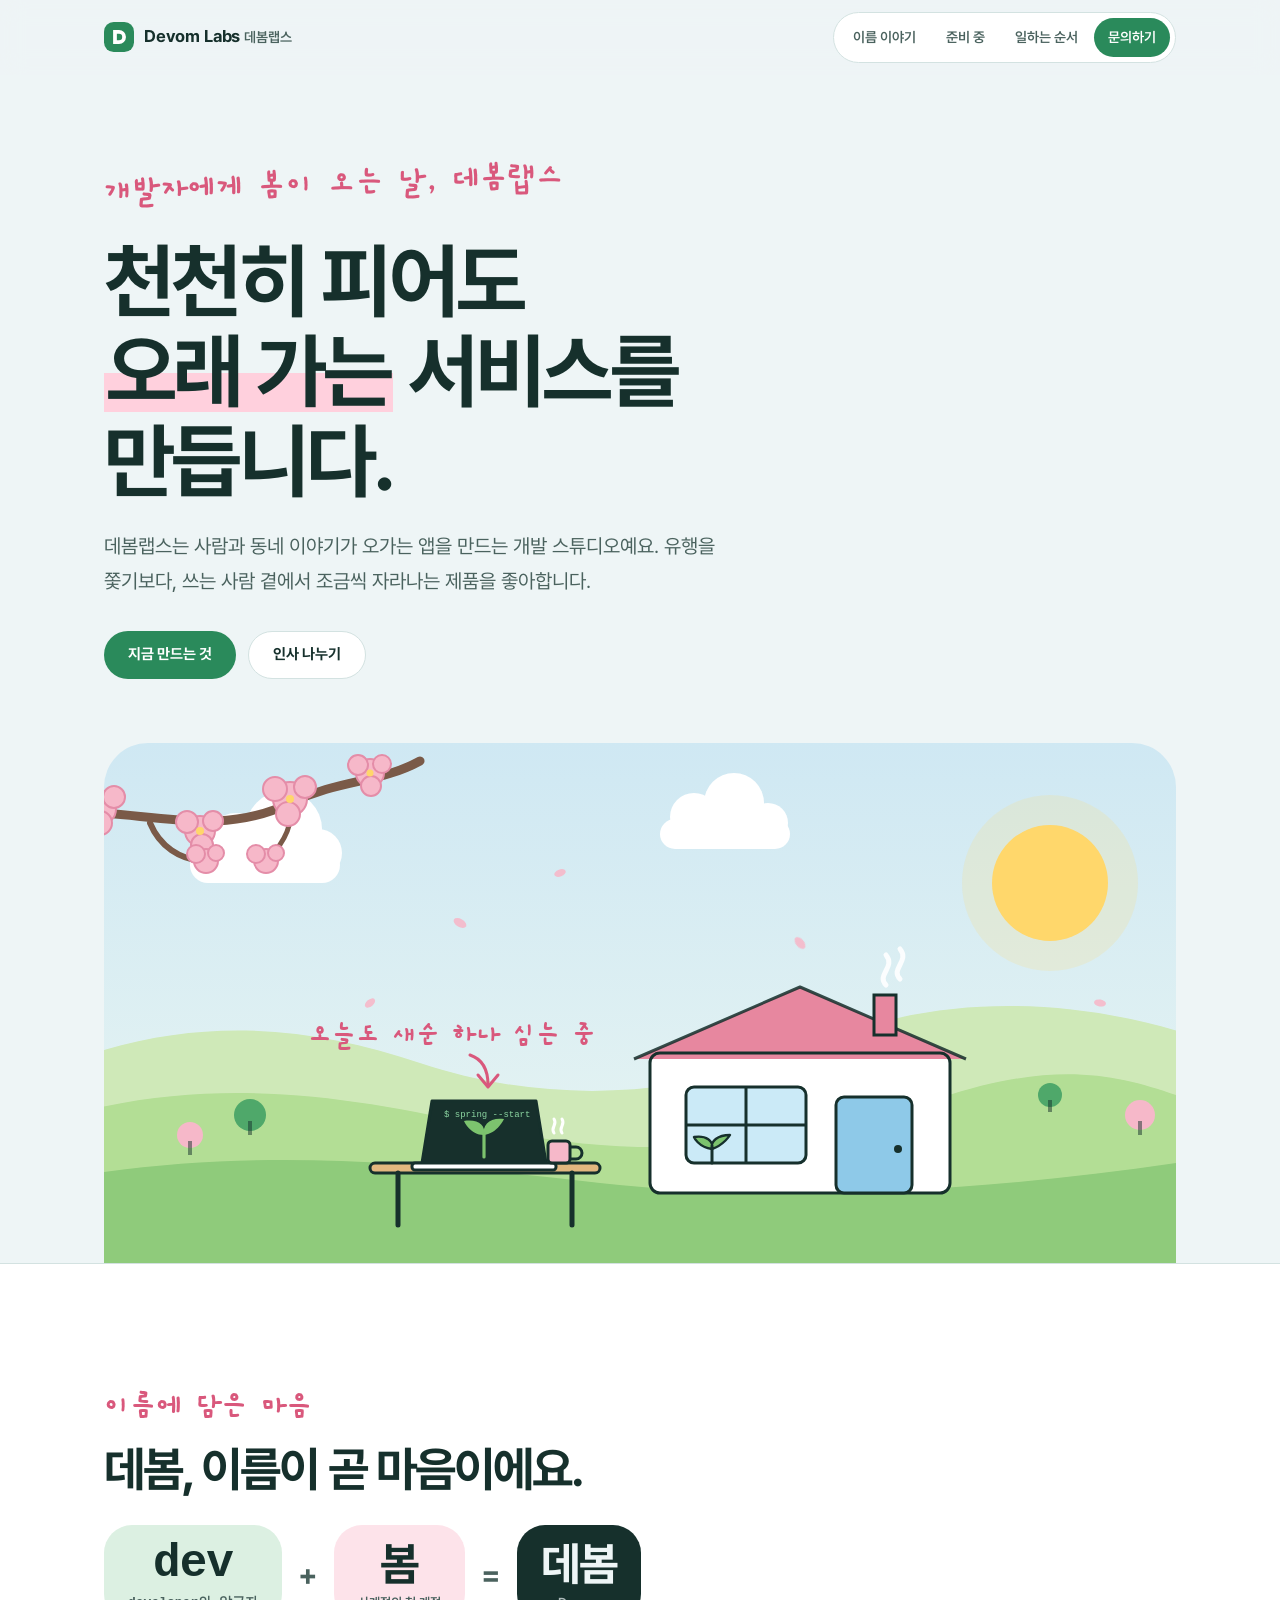
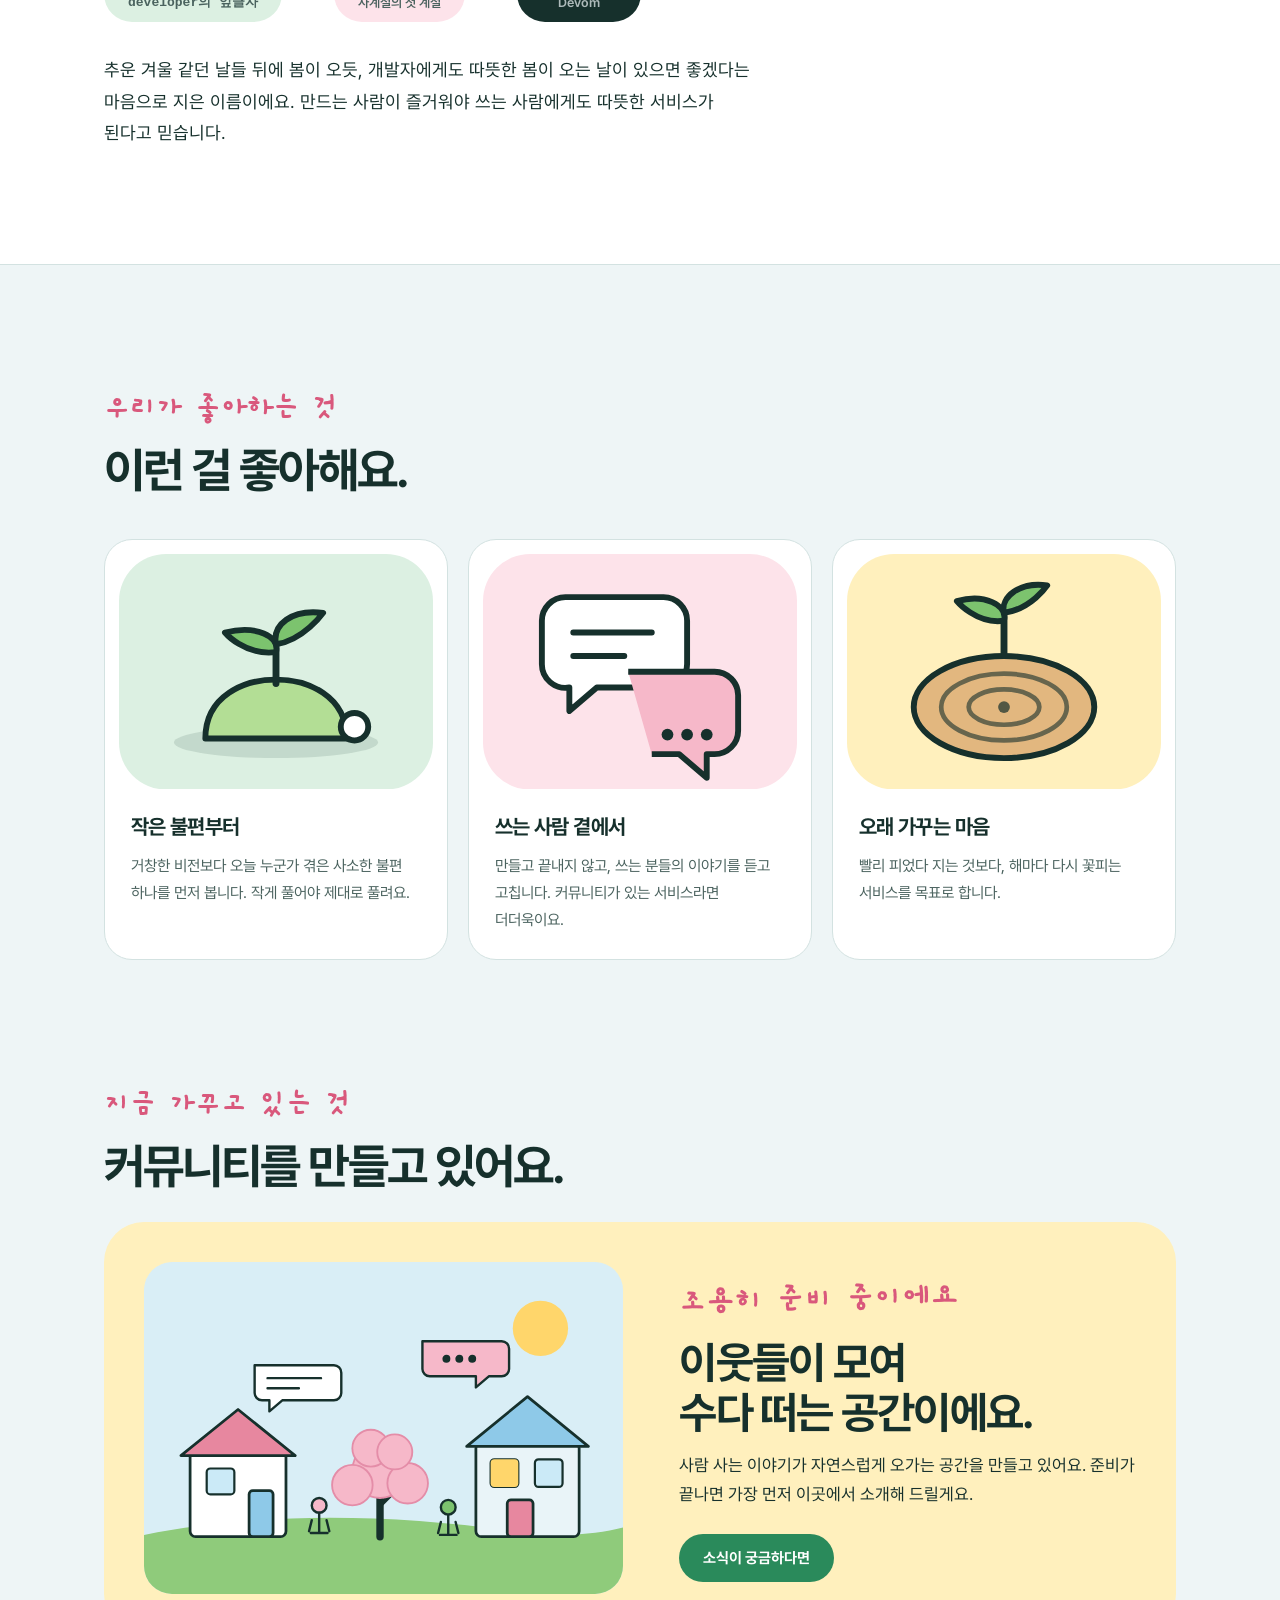
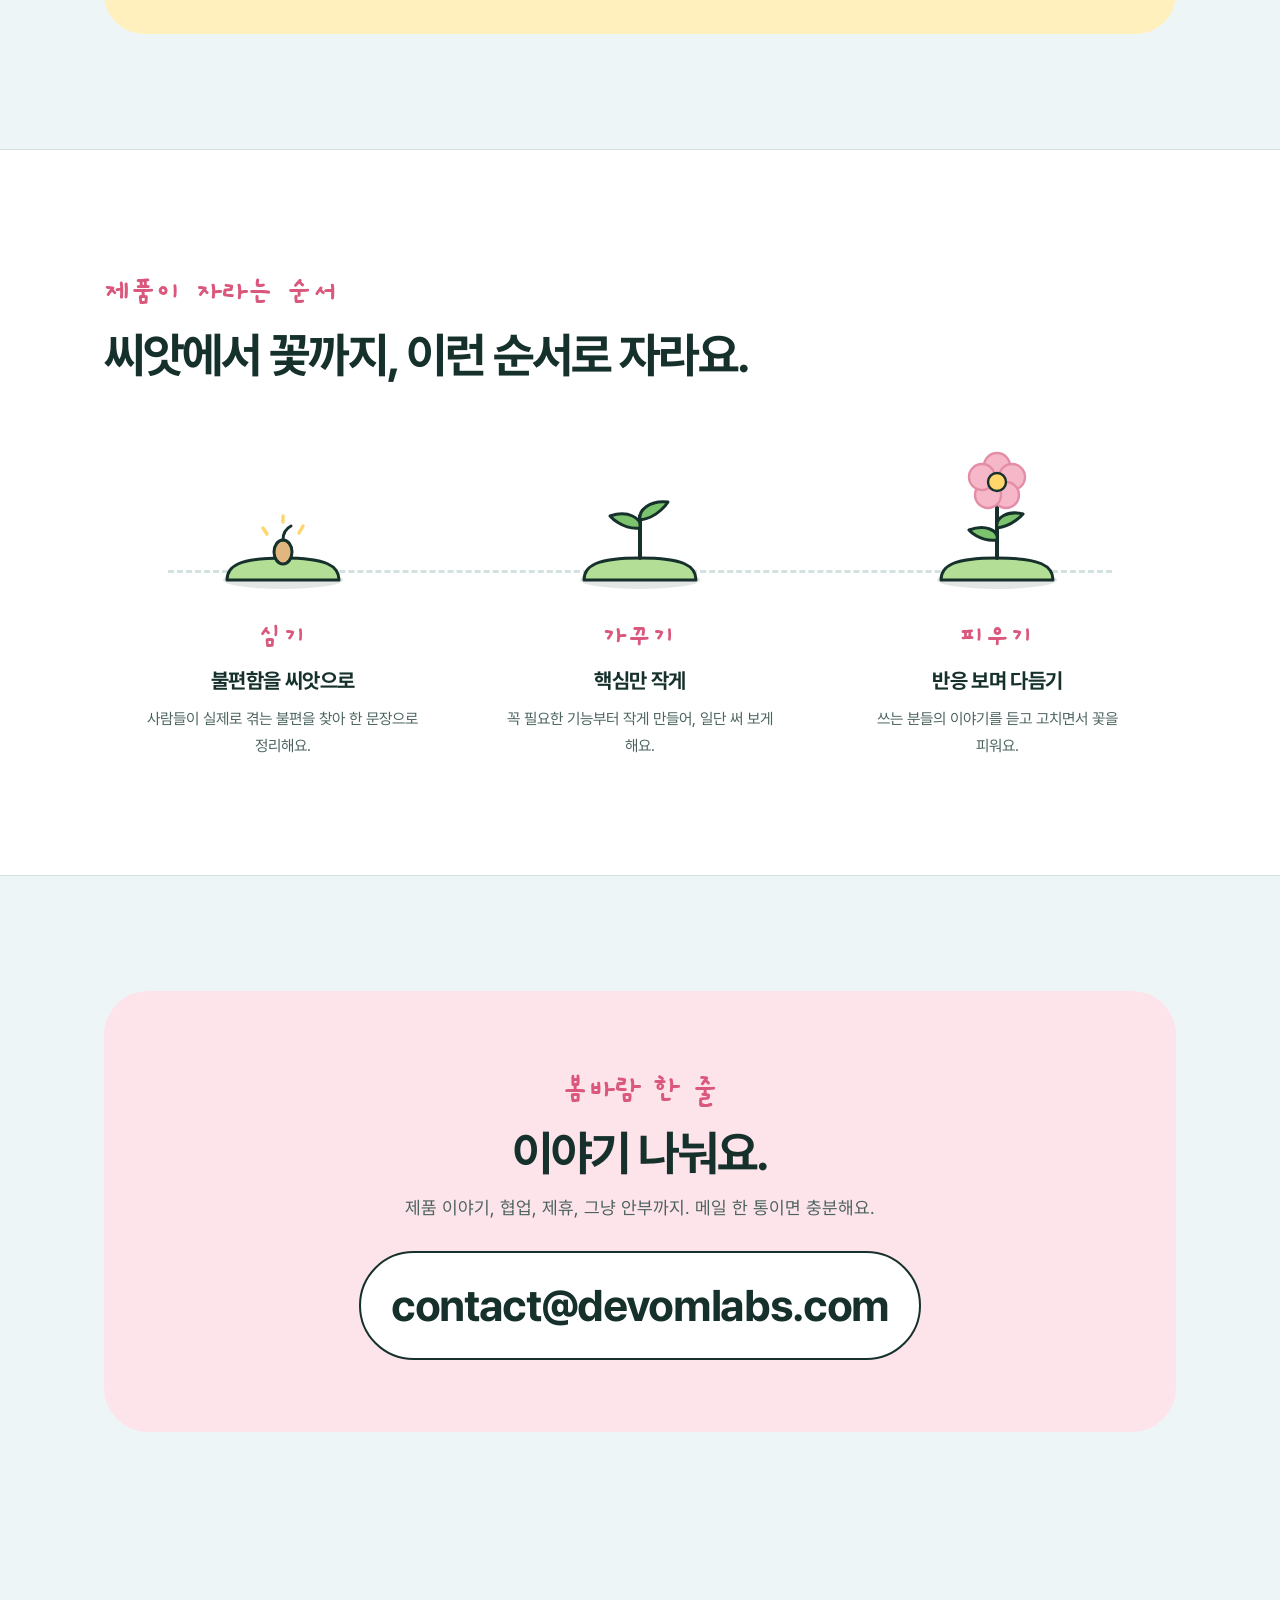
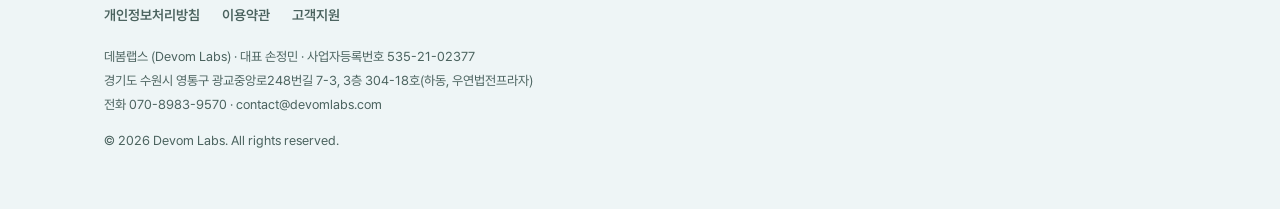
<file: index.html>
<!doctype html>
<html lang="ko">
<head>
<meta charset="utf-8">
<meta name="viewport" content="width=device-width, initial-scale=1, viewport-fit=cover">
<meta name="color-scheme" content="light dark">
<title>데봄랩스 (Devom Labs)</title>
<meta name="description" content="개발자에게 봄이 오는 날. 데봄랩스는 사람과 동네 이야기가 오가는 앱을 만드는 개발 스튜디오입니다.">
<link rel="canonical" href="https://devomlabs.com/">
<link rel="icon" href="data:image/svg+xml,%3Csvg xmlns='http://www.w3.org/2000/svg' viewBox='0 0 28 28'%3E%3Crect width='28' height='28' rx='9' fill='%232a8a5b'/%3E%3Cpath fill='white' fill-rule='evenodd' d='M8.5 7.5h5.5a6.5 6.5 0 0 1 0 13H8.5zM12 11v6h2a3 3 0 0 0 0-6z'/%3E%3C/svg%3E">
<meta property="og:type" content="website">
<meta property="og:site_name" content="데봄랩스 (Devom Labs)">
<meta property="og:title" content="데봄랩스 (Devom Labs)">
<meta property="og:description" content="개발자에게 봄이 오는 날. 데봄랩스는 사람과 동네 이야기가 오가는 앱을 만드는 개발 스튜디오입니다.">
<meta property="og:url" content="https://devomlabs.com/">
<link rel="stylesheet" href="/assets/style.css">
<script>
if ('scrollRestoration' in history) history.scrollRestoration = 'manual';
document.addEventListener('click', function (e) {
  var a = e.target.closest && e.target.closest('a[href^="#"]');
  if (!a) return;
  var el = document.querySelector(a.getAttribute('href'));
  if (!el) return;
  e.preventDefault();
  var reduce = window.matchMedia('(prefers-reduced-motion: reduce)').matches;
  el.scrollIntoView({ behavior: reduce ? 'auto' : 'smooth', block: 'start' });
  history.replaceState(null, '', a.getAttribute('href'));
});
</script>
</head>
<body>
<header class="top"><div class="wrap">
<a class="brand" href="/" aria-label="데봄랩스 홈"><svg class="brand-mark" viewBox="0 0 28 28" aria-hidden="true"><rect width="28" height="28" rx="9"/><path fill-rule="evenodd" d="M8.5 7.5h5.5a6.5 6.5 0 0 1 0 13H8.5zM12 11v6h2a3 3 0 0 0 0-6z"/></svg><span>Devom Labs <small>데봄랩스</small></span></a>
<nav class="pill-nav" aria-label="주요 메뉴"><a href="/#name">이름 이야기</a><a href="/#making">준비 중</a><a href="/#grow">일하는 순서</a><a class="go" href="/#contact">문의하기</a></nav>
</div></header>
<main>

<section class="hero"><div class="wrap">
<p class="hello hand">개발자에게 봄이 오는 날, 데봄랩스</p>
<h1>천천히 피어도<br><mark>오래 가는</mark> 서비스를<br>만듭니다.</h1>
<p class="sub">데봄랩스는 사람과 동네 이야기가 오가는 앱을 만드는 개발 스튜디오예요. 유행을 쫓기보다, 쓰는 사람 곁에서 조금씩 자라나는 제품을 좋아합니다.</p>
<div class="cta-row"><a class="btn btn-main" href="#making">지금 만드는 것</a><a class="btn btn-soft" href="#contact">인사 나누기</a></div>
</div>
<div class="wrap hero-scene"><div class="hero-scene-in"><svg class="illo hero-illo" viewBox="0 0 1200 520" role="img" aria-label="봄 언덕 위 책상에서 노트북을 열어 둔 개발자의 작은 작업실, 창밖으로 벚꽃 가지와 새순이 보인다" preserveAspectRatio="xMidYMax slice">
  <defs>
    <linearGradient id="skyg" x1="0" y1="0" x2="0" y2="1"><stop offset="0" stop-color="var(--sky-1)"/><stop offset="1" stop-color="var(--sky-2)"/></linearGradient>
  </defs>
  <rect width="1200" height="520" fill="url(#skyg)"/>
  <!-- sun / moon -->
  <circle cx="1010" cy="140" r="58" fill="var(--sun)"/>
  <circle cx="1010" cy="140" r="88" fill="var(--sun)" opacity=".18"/>
  <!-- clouds -->
  <g fill="var(--cloud)">
    <rect x="150" y="104" width="150" height="36" rx="18"/><circle cx="196" cy="100" r="30"/><circle cx="244" cy="86" r="38"/><circle cx="278" cy="110" r="24"/>
    <rect x="620" y="76" width="130" height="30" rx="15"/><circle cx="654" cy="74" r="24"/><circle cx="694" cy="60" r="30"/><circle cx="728" cy="80" r="20"/>
  </g>
  <!-- far hills -->
  <path d="M0 330C140 270 260 280 380 320s260 40 400-20 300-40 420 10v200H0z" fill="var(--hill-3)"/>
  <path d="M0 380C160 330 300 350 450 385s300 20 450-30 210-10 300 20v145H0z" fill="var(--hill-2)"/>
  <!-- near hill -->
  <path d="M0 440C200 400 380 420 560 440s400 10 640-30v110H0z" fill="var(--hill-1)"/>
  <!-- tiny trees on hills -->
  <g fill="var(--leaf-2)"><circle cx="210" cy="372" r="16"/><rect x="208" y="378" width="4" height="14" fill="var(--ink)" opacity=".5"/><circle cx="1010" cy="352" r="12"/><rect x="1008" y="357" width="4" height="12" fill="var(--ink)" opacity=".5"/></g>
  <g fill="var(--blossom)"><circle cx="150" cy="392" r="13"/><rect x="148" y="398" width="4" height="14" fill="var(--ink)" opacity=".5"/><circle cx="1100" cy="372" r="15"/><rect x="1098" y="378" width="4" height="14" fill="var(--ink)" opacity=".5"/></g>

  <!-- cabin / studio -->
  <g transform="translate(610 250)">
    <rect x="0" y="60" width="300" height="140" rx="10" fill="var(--wall)"/>
    <path d="M-16 66 150 -6 316 66z" fill="var(--roof)"/>
    <path d="M-16 66 150 -6 316 66" fill="none" stroke="var(--ink)" stroke-width="3" stroke-linejoin="round" opacity=".85"/>
    <rect x="0" y="60" width="300" height="140" rx="10" fill="none" stroke="var(--ink)" stroke-width="3"/>
    <!-- window w/ laptop glow -->
    <rect x="36" y="94" width="120" height="76" rx="8" fill="var(--glass)" stroke="var(--ink)" stroke-width="3"/>
    <path d="M96 94v76M36 132h120" stroke="var(--ink)" stroke-width="3"/>
    <!-- sprout in window pot -->
    <path d="M62 170v-14" stroke="var(--ink)" stroke-width="3" stroke-linecap="round"/>
    <path d="M62 156c-14-2-18-12-18-12 12-2 20 4 18 12zM62 156c12-4 18-14 18-14-12 0-20 6-18 14z" fill="var(--leaf-1)" stroke="var(--ink)" stroke-width="2.4" stroke-linejoin="round"/>
    <!-- door -->
    <rect x="186" y="104" width="76" height="96" rx="8" fill="var(--door)" stroke="var(--ink)" stroke-width="3"/>
    <circle cx="248" cy="156" r="4" fill="var(--ink)"/>
    <!-- chimney smoke -->
    <rect x="224" y="2" width="22" height="40" fill="var(--roof)" stroke="var(--ink)" stroke-width="3"/>
    <path d="M236-8c-10-10 10-18 0-30M250-14c-10-10 10-18 0-30" fill="none" stroke="var(--cloud)" stroke-width="5" stroke-linecap="round" opacity=".9"/>
  </g>

  <!-- foreground: desk + laptop with sprout on screen -->
  <g transform="translate(330 330)">
    <rect x="0" y="90" width="230" height="10" rx="5" fill="var(--wood)" stroke="var(--ink)" stroke-width="3"/>
    <path d="M28 100v52M202 100v52" stroke="var(--ink)" stroke-width="5" stroke-linecap="round"/>
    <!-- laptop -->
    <path d="M52 90 62 28h104l10 62z" fill="var(--screen)" stroke="var(--ink)" stroke-width="3" stroke-linejoin="round"/>
    <rect x="42" y="90" width="144" height="7" rx="3" fill="var(--wall)" stroke="var(--ink)" stroke-width="3"/>
    <!-- sprout on screen -->
    <path d="M114 84V58" stroke="var(--leaf-1)" stroke-width="3.2" stroke-linecap="round"/>
    <path d="M114 62c-14 0-20-14-20-14 14-2 22 4 20 14zM114 62c14-2 20-16 20-16-14-2-22 6-20 16z" fill="var(--leaf-1)"/>
    <text x="74" y="44" font-family="monospace" font-size="9" fill="var(--screen-text)" opacity=".85">$ spring --start</text>
    <!-- mug -->
    <rect x="178" y="68" width="22" height="22" rx="4" fill="var(--blossom)" stroke="var(--ink)" stroke-width="3"/>
    <path d="M200 74h6a6 6 0 0 1 0 12h-6" fill="none" stroke="var(--ink)" stroke-width="3"/>
    <path d="M184 60c-4-6 4-8 0-14M192 60c-4-6 4-8 0-14" fill="none" stroke="var(--cloud)" stroke-width="3" stroke-linecap="round"/>
  </g>

  <g class="note">
    <text x="268" y="300" font-family="Gaegu, Pretendard, cursive" font-weight="700" font-size="29" fill="var(--note)">오늘도 새순 하나 심는 중</text>
    <path d="M430 312c12 4 18 14 18 30" fill="none" stroke="var(--note)" stroke-width="3" stroke-linecap="round"/>
    <path d="M438 332l10 12 10-12" fill="none" stroke="var(--note)" stroke-width="3" stroke-linecap="round" stroke-linejoin="round"/>
  </g>
  <!-- blossom branch (top-left corner) -->
  <g>
    <path d="M-10 70C90 60 170 100 250 60 300 36 340 40 380 18" fill="none" stroke="var(--branch)" stroke-width="9" stroke-linecap="round"/>
    <path d="M110 80c10 24 30 36 52 38" fill="none" stroke="var(--branch)" stroke-width="6" stroke-linecap="round"/>
    <path d="M250 60c4 22-6 40-22 56" fill="none" stroke="var(--branch)" stroke-width="5" stroke-linecap="round"/>
    <g fill="var(--blossom)" stroke="var(--blossom-edge)" stroke-width="2">
      <g transform="translate(60 66)"><circle r="16"/><circle cx="-14" cy="-10" r="12"/><circle cx="14" cy="-12" r="11"/><circle cx="0" cy="14" r="12"/></g>
      <g transform="translate(160 88)"><circle r="15"/><circle cx="-13" cy="-9" r="11"/><circle cx="13" cy="-10" r="10"/><circle cx="2" cy="14" r="11"/></g>
      <g transform="translate(250 56)"><circle r="17"/><circle cx="-15" cy="-10" r="12"/><circle cx="15" cy="-12" r="11"/><circle cx="-2" cy="15" r="12"/></g>
      <g transform="translate(330 30)"><circle r="14"/><circle cx="-12" cy="-8" r="10"/><circle cx="12" cy="-9" r="9"/><circle cx="1" cy="13" r="10"/></g>
      <g transform="translate(166 118)"><circle r="12"/><circle cx="-10" cy="-7" r="9"/><circle cx="10" cy="-8" r="8"/></g>
      <g transform="translate(226 118)"><circle r="12"/><circle cx="-10" cy="-7" r="9"/><circle cx="10" cy="-8" r="8"/></g>
    </g>
    <g fill="var(--sun)"><circle cx="60" cy="66" r="4"/><circle cx="160" cy="88" r="4"/><circle cx="250" cy="56" r="4"/><circle cx="330" cy="30" r="3.5"/></g>
  </g>
  <!-- floating petals -->
  <g fill="var(--blossom)" opacity=".9">
    <ellipse cx="420" cy="180" rx="7" ry="4" transform="rotate(30 420 180)"/>
    <ellipse cx="520" cy="130" rx="6" ry="3.5" transform="rotate(-20 520 130)"/>
    <ellipse cx="760" cy="200" rx="7" ry="4" transform="rotate(50 760 200)"/>
    <ellipse cx="1060" cy="260" rx="6" ry="3.5" transform="rotate(10 1060 260)"/>
    <ellipse cx="330" cy="260" rx="6" ry="3.5" transform="rotate(-40 330 260)"/>
  </g>
</svg></div></div>
</section>

<section class="s name-sec" id="name"><div class="wrap">
<p class="hand kicker">이름에 담은 마음</p>
<h2>데봄, 이름이 곧 마음이에요.</h2>
<div class="eq" role="img" aria-label="dev 더하기 봄은 데봄">
<span class="chip dev">dev<small>developer의 앞글자</small></span><span class="op" aria-hidden="true">+</span>
<span class="chip bom">봄<small>사계절의 첫 계절</small></span><span class="op" aria-hidden="true">=</span>
<span class="chip out">데봄<small>Devom</small></span>
</div>
<p class="name-story">추운 겨울 같던 날들 뒤에 봄이 오듯, 개발자에게도 따뜻한 봄이 오는 날이 있으면 좋겠다는 마음으로 지은 이름이에요. 만드는 사람이 즐거워야 쓰는 사람에게도 따뜻한 서비스가 된다고 믿습니다.</p>
</div></section>

<section class="s"><div class="wrap">
<p class="hand kicker">우리가 좋아하는 것</p>
<h2>이런 걸 좋아해요.</h2>
<div class="likes">
<article class="like"><svg class="illo ic" viewBox="0 0 160 120" role="img" aria-label="돌멩이 옆에서 새싹이 자라는 모습"><rect width="160" height="120" rx="24" fill="var(--card-a)"/>
    <ellipse cx="80" cy="96" rx="52" ry="8" fill="var(--ink)" opacity=".12"/>
    <path d="M44 94c0-22 20-30 36-30s36 8 36 30z" fill="var(--hill-2)" stroke="var(--ink)" stroke-width="3" stroke-linejoin="round"/>
    <path d="M80 66V44" stroke="var(--ink)" stroke-width="3.5" stroke-linecap="round"/>
    <path d="M80 50c-16 2-26-10-26-10 16-4 28 2 26 10zM80 46c14-2 24-16 24-16-16-2-26 6-24 16z" fill="var(--leaf-1)" stroke="var(--ink)" stroke-width="3" stroke-linejoin="round"/>
    <circle cx="120" cy="88" r="7" fill="var(--wall)" stroke="var(--ink)" stroke-width="3"/></svg><h3>작은 불편부터</h3><p>거창한 비전보다 오늘 누군가 겪은 사소한 불편 하나를 먼저 봅니다. 작게 풀어야 제대로 풀려요.</p></article>
<article class="like"><svg class="illo ic" viewBox="0 0 160 120" role="img" aria-label="서로 이야기를 주고받는 말풍선 두 개"><rect width="160" height="120" rx="24" fill="var(--card-b)"/>
    <path d="M30 34a12 12 0 0 1 12-12h50a12 12 0 0 1 12 12v22a12 12 0 0 1-12 12H58l-14 12V68a12 12 0 0 1-14-12z" fill="var(--wall)" stroke="var(--ink)" stroke-width="3" stroke-linejoin="round"/>
    <path d="M60 52h44a12 12 0 0 1 12 12v18a12 12 0 0 1-12 12h-4v12l-14-12H72" transform="translate(14 8)" fill="var(--blossom)" stroke="var(--ink)" stroke-width="3" stroke-linejoin="round"/>
    <path d="M46 40h40M46 52h26" stroke="var(--ink)" stroke-width="3" stroke-linecap="round"/>
    <circle cx="94" cy="92" r="3" fill="var(--ink)"/><circle cx="104" cy="92" r="3" fill="var(--ink)"/><circle cx="114" cy="92" r="3" fill="var(--ink)"/></svg><h3>쓰는 사람 곁에서</h3><p>만들고 끝내지 않고, 쓰는 분들의 이야기를 듣고 고칩니다. 커뮤니티가 있는 서비스라면 더더욱이요.</p></article>
<article class="like"><svg class="illo ic" viewBox="0 0 160 120" role="img" aria-label="나이테 위로 자라난 새순"><rect width="160" height="120" rx="24" fill="var(--card-c)"/>
    <ellipse cx="80" cy="78" rx="46" ry="26" fill="var(--wood)" stroke="var(--ink)" stroke-width="3"/>
    <ellipse cx="80" cy="78" rx="32" ry="17" fill="none" stroke="var(--ink)" stroke-width="2.4" opacity=".6"/>
    <ellipse cx="80" cy="78" rx="18" ry="9" fill="none" stroke="var(--ink)" stroke-width="2.4" opacity=".6"/>
    <circle cx="80" cy="78" r="3" fill="var(--ink)" opacity=".7"/>
    <path d="M80 52V30" stroke="var(--ink)" stroke-width="3.5" stroke-linecap="round" transform="translate(0 -2)"/>
    <path d="M80 36c-14 2-24-10-24-10 14-4 26 2 24 10zM80 32c14-2 22-14 22-14-14-2-24 6-22 14z" fill="var(--leaf-1)" stroke="var(--ink)" stroke-width="3" stroke-linejoin="round" transform="translate(0 -2)"/></svg><h3>오래 가꾸는 마음</h3><p>빨리 피었다 지는 것보다, 해마다 다시 꽃피는 서비스를 목표로 합니다.</p></article>
</div>
</div></section>

<section class="s" id="making" style="padding-top:0"><div class="wrap">
<p class="hand kicker">지금 가꾸고 있는 것</p>
<h2 style="margin-bottom:28px">커뮤니티를 만들고 있어요.</h2>
<div class="product">
<svg class="illo apt-illo" viewBox="0 0 520 360" role="img" aria-label="벚꽃나무 아래 이웃들이 모여 이야기를 나누는 동네">
  <rect width="520" height="360" rx="28" fill="var(--apt-sky)"/>
  <circle cx="430" cy="72" r="30" fill="var(--sun)"/>
  <path d="M0 296c120-24 260-24 400-4 50 7 90 4 120-4v72H0z" fill="var(--hill-1)"/>
  <!-- houses -->
  <g stroke="var(--ink)" stroke-width="3" stroke-linejoin="round">
    <rect x="50" y="206" width="104" height="92" rx="6" fill="var(--wall)"/><path d="M40 210 102 160l62 50z" fill="var(--roof)"/>
    <rect x="360" y="196" width="112" height="102" rx="6" fill="var(--bld-2)"/><path d="M350 200 416 146l66 54z" fill="var(--door)"/>
  </g>
  <g fill="var(--glass)" stroke="var(--ink)" stroke-width="2.4"><rect x="68" y="224" width="30" height="28" rx="4"/><rect x="376" y="214" width="30" height="30" rx="4"/><rect x="424" y="214" width="30" height="30" rx="4"/></g>
  <g fill="var(--sun)"><rect x="376" y="214" width="30" height="30" rx="4"/></g>
  <g stroke="var(--ink)" stroke-width="3"><rect x="114" y="248" width="26" height="50" rx="4" fill="var(--door)"/><rect x="394" y="258" width="28" height="40" rx="4" fill="var(--roof)"/></g>
  <!-- blossom tree -->
  <g transform="translate(256 236)">
    <path d="M0 62V6" stroke="var(--ink)" stroke-width="8" stroke-linecap="round"/><path d="M0 28 20 8M0 20-18 2" stroke="var(--ink)" stroke-width="5" stroke-linecap="round"/>
    <g fill="var(--blossom)" stroke="var(--blossom-edge)" stroke-width="2"><circle cx="0" cy="-10" r="30"/><circle cx="-30" cy="6" r="22"/><circle cx="30" cy="4" r="22"/><circle cx="-10" cy="-34" r="20"/><circle cx="16" cy="-30" r="19"/></g>
  </g>
  <!-- neighbors -->
  <g stroke="var(--ink)" stroke-width="2.6" stroke-linecap="round" stroke-linejoin="round">
    <g transform="translate(190 286)"><circle cy="-22" r="8" fill="var(--blossom)"/><path d="M0-14v22M-9 8h18M-8-6l-3 12M8-6l3 12" fill="none"/></g>
    <g transform="translate(330 288)"><circle cy="-22" r="8" fill="var(--leaf-1)"/><path d="M0-14v22M-9 8h18M-8-6l-3 12M8-6l3 12" fill="none"/></g>
  </g>
  <!-- bubbles -->
  <g stroke="var(--ink)" stroke-width="2.6" stroke-linejoin="round">
    <g transform="translate(120 112)"><path d="M0 0h86a8 8 0 0 1 8 8v22a8 8 0 0 1-8 8H30l-14 12v-12H8a8 8 0 0 1-8-8z" fill="var(--wall)"/><path d="M14 14h58M14 25h34" stroke-linecap="round" fill="none"/></g>
    <g transform="translate(302 86)"><path d="M0 0h86a8 8 0 0 1 8 8v22a8 8 0 0 1-8 8H72l-14 12v-12H8a8 8 0 0 1-8-8z" fill="var(--blossom)"/><circle cx="26" cy="19" r="3" fill="var(--ink)"/><circle cx="40" cy="19" r="3" fill="var(--ink)"/><circle cx="54" cy="19" r="3" fill="var(--ink)"/></g>
  </g>
</svg>
<div>
<p class="tagline hand">조용히 준비 중이에요</p>
<h3>이웃들이 모여<br>수다 떠는 공간이에요.</h3>
<p>사람 사는 이야기가 자연스럽게 오가는 공간을 만들고 있어요. 준비가 끝나면 가장 먼저 이곳에서 소개해 드릴게요.</p>
<div class="app-row"><a class="btn btn-main" href="#contact">소식이 궁금하다면</a></div>
</div>
</div>
</div></section>

<section class="s name-sec" id="grow"><div class="wrap">
<p class="hand kicker">제품이 자라는 순서</p>
<h2>씨앗에서 꽃까지, 이런 순서로 자라요.</h2>
<div class="grow-wrap">
<div class="stage"><svg class="illo grow" viewBox="0 0 180 170" aria-hidden="true"><ellipse cx="90" cy="148" rx="60" ry="9" fill="var(--ink)" opacity=".12"/><path d="M34 148c0-14 12-22 56-22s56 8 56 22z" fill="var(--hill-2)" stroke="var(--ink)" stroke-width="3" stroke-linejoin="round"/><ellipse cx="90" cy="120" rx="9" ry="12" fill="var(--wood)" stroke="var(--ink)" stroke-width="3"/><path d="M90 108c0-8 4-12 8-14" fill="none" stroke="var(--ink)" stroke-width="3" stroke-linecap="round"/><path d="M70 96l4 6M110 94l-4 7M90 84v6" stroke="var(--sun)" stroke-width="3.4" stroke-linecap="round"/></svg><span class="no hand">심기</span><h3>불편함을 씨앗으로</h3><p>사람들이 실제로 겪는 불편을 찾아 한 문장으로 정리해요.</p></div>
<div class="stage"><svg class="illo grow" viewBox="0 0 180 170" aria-hidden="true"><ellipse cx="90" cy="148" rx="60" ry="9" fill="var(--ink)" opacity=".12"/><path d="M34 148c0-14 12-22 56-22s56 8 56 22z" fill="var(--hill-2)" stroke="var(--ink)" stroke-width="3" stroke-linejoin="round"/><path d="M90 126V84" stroke="var(--ink)" stroke-width="4" stroke-linecap="round"/><path d="M90 96c-18 2-30-12-30-12 18-6 32 2 30 12zM90 88c18-2 28-18 28-18-18-2-30 8-28 18z" fill="var(--leaf-1)" stroke="var(--ink)" stroke-width="3" stroke-linejoin="round"/></svg><span class="no hand">가꾸기</span><h3>핵심만 작게</h3><p>꼭 필요한 기능부터 작게 만들어, 일단 써 보게 해요.</p></div>
<div class="stage"><svg class="illo grow" viewBox="0 0 180 170" aria-hidden="true"><ellipse cx="90" cy="148" rx="60" ry="9" fill="var(--ink)" opacity=".12"/><path d="M34 148c0-14 12-22 56-22s56 8 56 22z" fill="var(--hill-2)" stroke="var(--ink)" stroke-width="3" stroke-linejoin="round"/><path d="M90 126V62" stroke="var(--ink)" stroke-width="4" stroke-linecap="round"/><path d="M90 108c-18 2-28-10-28-10 16-6 30 0 28 10zM90 96c16-2 26-14 26-14-16-4-28 4-26 14z" fill="var(--leaf-1)" stroke="var(--ink)" stroke-width="3" stroke-linejoin="round"/><g transform="translate(90 50)" fill="var(--blossom)" stroke="var(--blossom-edge)" stroke-width="2.4"><circle cy="-16" r="13"/><circle cx="15" cy="-5" r="13"/><circle cx="9" cy="13" r="13"/><circle cx="-9" cy="13" r="13"/><circle cx="-15" cy="-5" r="13"/><circle r="9" fill="var(--sun)" stroke="var(--ink)" stroke-width="2.4"/></g></svg><span class="no hand">피우기</span><h3>반응 보며 다듬기</h3><p>쓰는 분들의 이야기를 듣고 고치면서 꽃을 피워요.</p></div>
</div>
</div></section>

<section class="s" id="contact"><div class="wrap">
<div class="contact">
<p class="hand kicker">봄바람 한 줄</p>
<h2>이야기 나눠요.</h2>
<p class="lead">제품 이야기, 협업, 제휴, 그냥 안부까지. 메일 한 통이면 충분해요.</p>
<a class="mail" href="mailto:contact@devomlabs.com">contact@devomlabs.com</a>
</div>
</div></section>

</main>
<footer class="foot"><div class="wrap">
<div class="links"><a href="/privacy/">개인정보처리방침</a><a href="/terms/">이용약관</a><a href="/support/">고객지원</a></div>
<div>데봄랩스 (Devom Labs) · 대표 손정민 · 사업자등록번호 535-21-02377<br>
경기도 수원시 영통구 광교중앙로248번길 7-3, 3층 304-18호(하동, 우연법전프라자)<br>
전화 070-8983-9570 · <a href="mailto:contact@devomlabs.com">contact@devomlabs.com</a></div>
<div class="copy">© 2026 Devom Labs. All rights reserved.</div>
</div></footer>
</body>
</html>
</file>
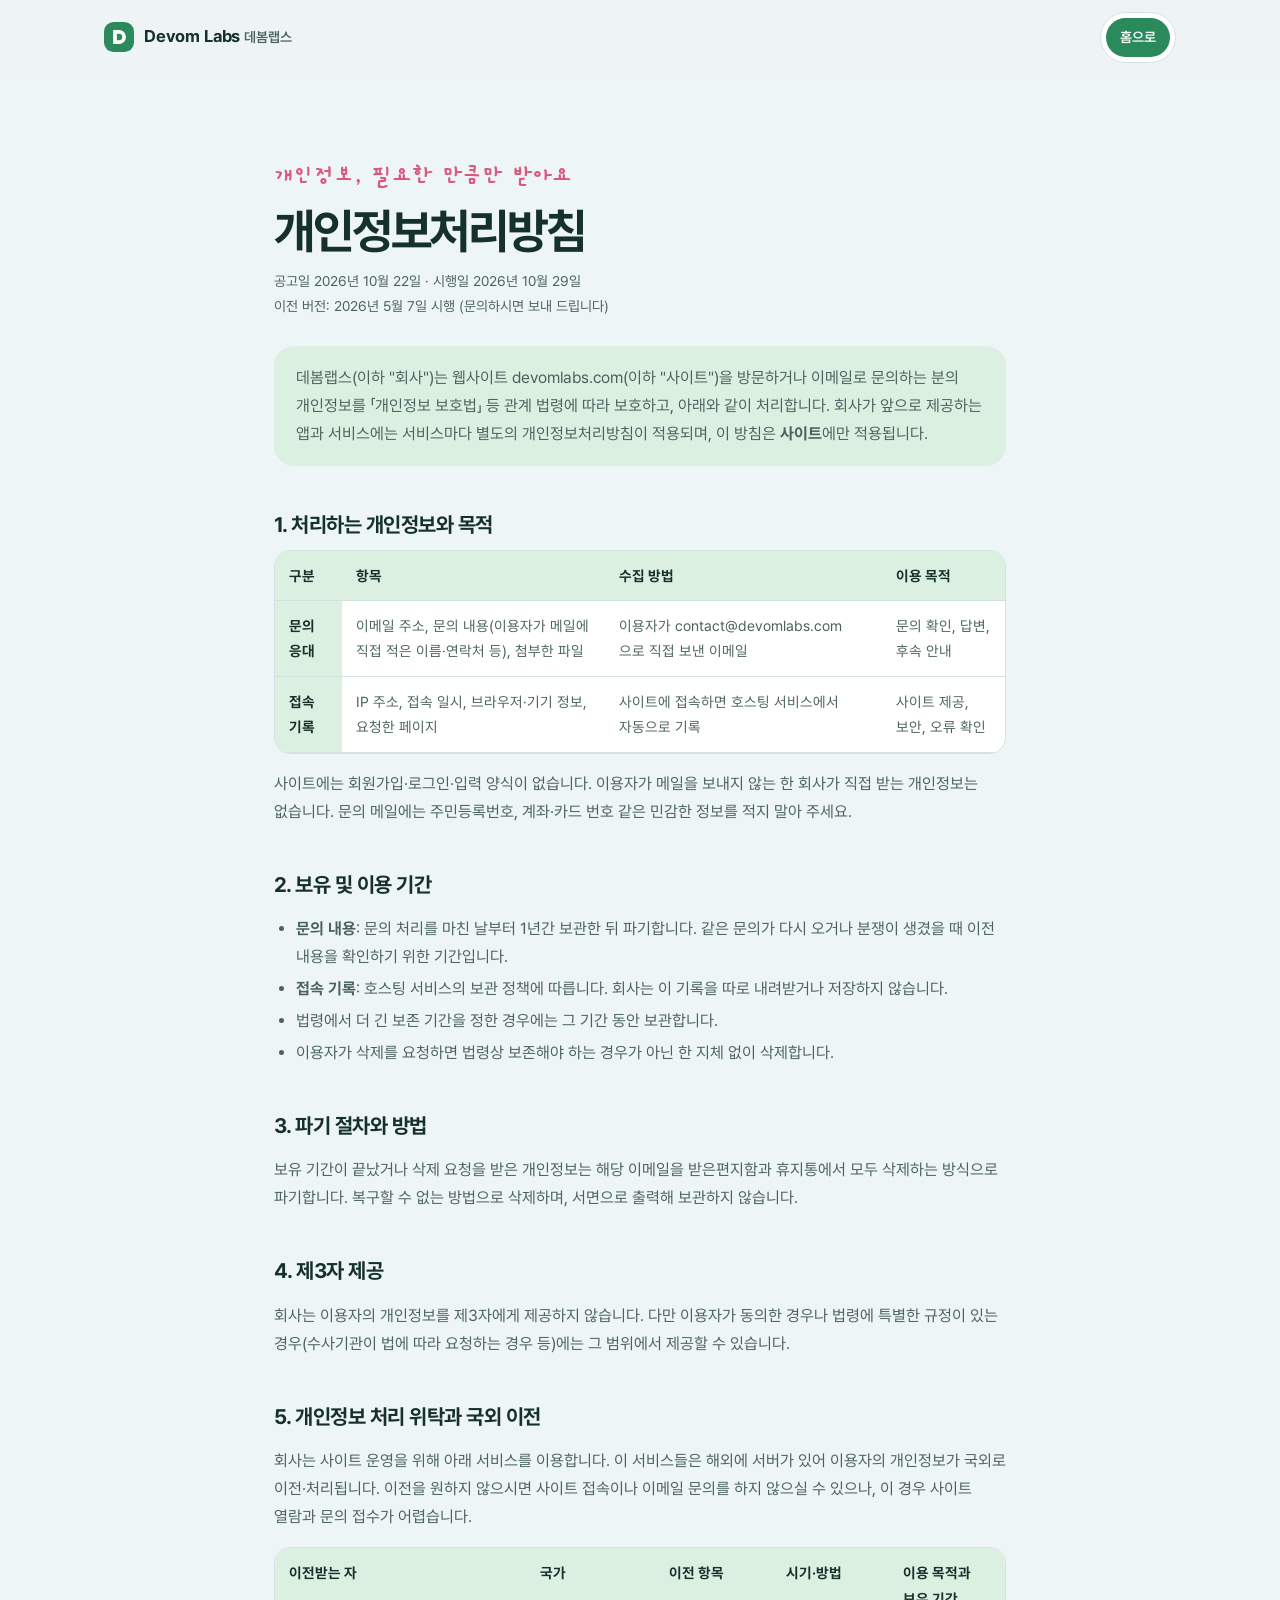
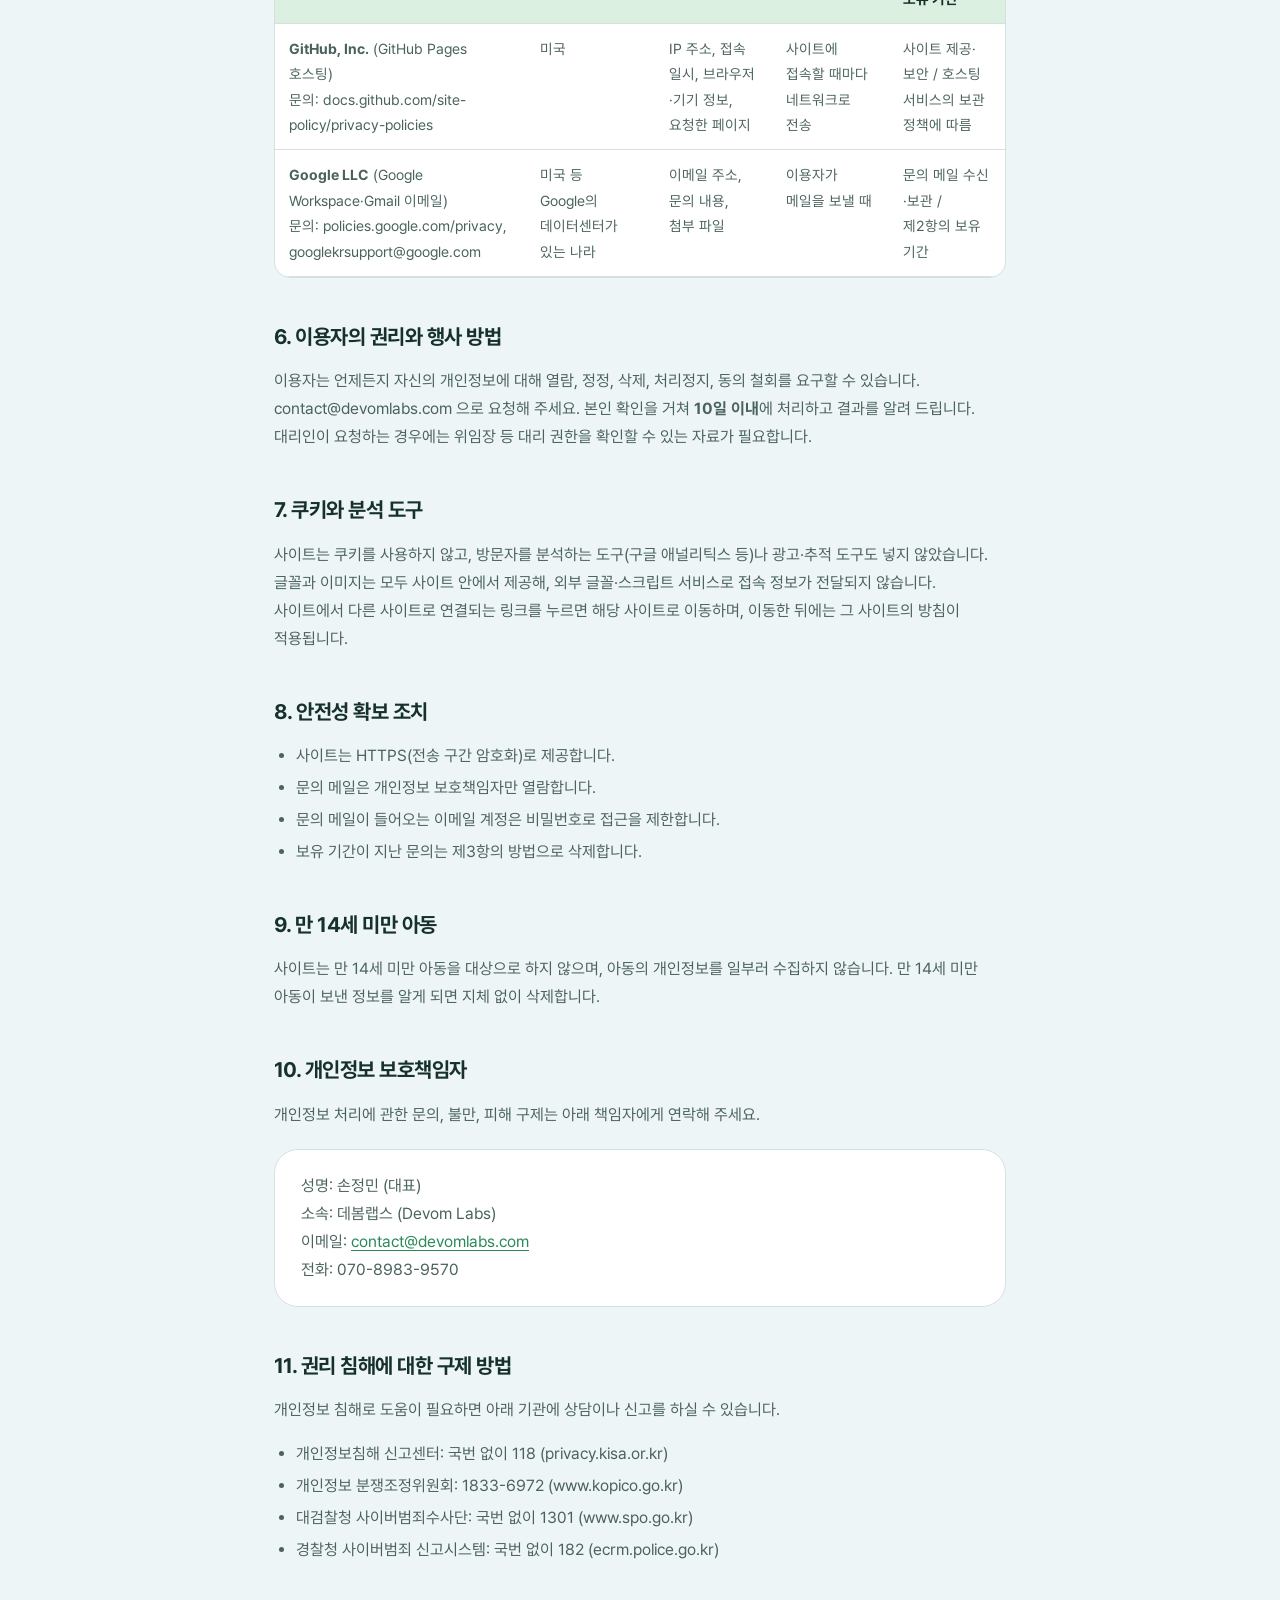
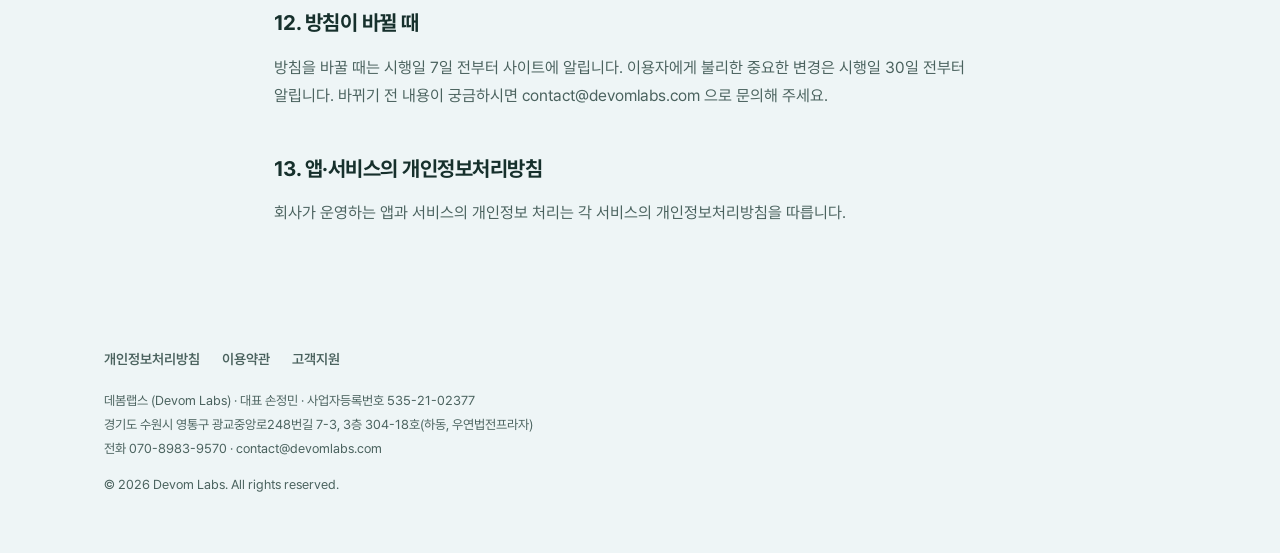
<file: privacy/index.html>
<!doctype html>
<html lang="ko">
<head>
<meta charset="utf-8">
<meta name="viewport" content="width=device-width, initial-scale=1, viewport-fit=cover">
<meta name="color-scheme" content="light dark">
<title>개인정보처리방침 | 데봄랩스</title>
<meta name="description" content="데봄랩스 웹사이트 개인정보처리방침">
<link rel="canonical" href="https://devomlabs.com/privacy/">
<link rel="icon" href="data:image/svg+xml,%3Csvg xmlns='http://www.w3.org/2000/svg' viewBox='0 0 28 28'%3E%3Crect width='28' height='28' rx='9' fill='%232a8a5b'/%3E%3Cpath fill='white' fill-rule='evenodd' d='M8.5 7.5h5.5a6.5 6.5 0 0 1 0 13H8.5zM12 11v6h2a3 3 0 0 0 0-6z'/%3E%3C/svg%3E">
<meta property="og:type" content="website">
<meta property="og:site_name" content="데봄랩스 (Devom Labs)">
<meta property="og:title" content="개인정보처리방침 | 데봄랩스">
<meta property="og:description" content="데봄랩스 웹사이트 개인정보처리방침">
<meta property="og:url" content="https://devomlabs.com/privacy/">
<link rel="stylesheet" href="/assets/style.css">
<script>
if ('scrollRestoration' in history) history.scrollRestoration = 'manual';
document.addEventListener('click', function (e) {
  var a = e.target.closest && e.target.closest('a[href^="#"]');
  if (!a) return;
  var el = document.querySelector(a.getAttribute('href'));
  if (!el) return;
  e.preventDefault();
  var reduce = window.matchMedia('(prefers-reduced-motion: reduce)').matches;
  el.scrollIntoView({ behavior: reduce ? 'auto' : 'smooth', block: 'start' });
  history.replaceState(null, '', a.getAttribute('href'));
});
</script>
</head>
<body>
<header class="top"><div class="wrap">
<a class="brand" href="/" aria-label="데봄랩스 홈"><svg class="brand-mark" viewBox="0 0 28 28" aria-hidden="true"><rect width="28" height="28" rx="9"/><path fill-rule="evenodd" d="M8.5 7.5h5.5a6.5 6.5 0 0 1 0 13H8.5zM12 11v6h2a3 3 0 0 0 0-6z"/></svg><span>Devom Labs <small>데봄랩스</small></span></a>
<nav class="pill-nav" aria-label="주요 메뉴"><a class="go" href="/">홈으로</a></nav>
</div></header>
<main class="doc">
<p class="eyebrow hand">개인정보, 필요한 만큼만 받아요</p>
<h1>개인정보처리방침</h1>
<p class="date">공고일 2026년 10월 22일 · 시행일 2026년 10월 29일<br>이전 버전: 2026년 5월 7일 시행 (문의하시면 보내 드립니다)</p>
<div class="intro"><p>데봄랩스(이하 "회사")는 웹사이트 devomlabs.com(이하 "사이트")을 방문하거나 이메일로 문의하는 분의 개인정보를 「개인정보 보호법」 등 관계 법령에 따라 보호하고, 아래와 같이 처리합니다. 회사가 앞으로 제공하는 앱과 서비스에는 서비스마다 별도의 개인정보처리방침이 적용되며, 이 방침은 <strong>사이트</strong>에만 적용됩니다.</p></div>

<h2>1. 처리하는 개인정보와 목적</h2>
<div class="tablewrap"><table>
<thead><tr><th>구분</th><th>항목</th><th>수집 방법</th><th>이용 목적</th></tr></thead>
<tbody>
<tr><th>문의 응대</th><td>이메일 주소, 문의 내용(이용자가 메일에 직접 적은 이름·연락처 등), 첨부한 파일</td><td>이용자가 contact@devomlabs.com 으로 직접 보낸 이메일</td><td>문의 확인, 답변, 후속 안내</td></tr>
<tr><th>접속 기록</th><td>IP 주소, 접속 일시, 브라우저·기기 정보, 요청한 페이지</td><td>사이트에 접속하면 호스팅 서비스에서 자동으로 기록</td><td>사이트 제공, 보안, 오류 확인</td></tr>
</tbody></table></div>
<p>사이트에는 회원가입·로그인·입력 양식이 없습니다. 이용자가 메일을 보내지 않는 한 회사가 직접 받는 개인정보는 없습니다. 문의 메일에는 주민등록번호, 계좌·카드 번호 같은 민감한 정보를 적지 말아 주세요.</p>

<h2>2. 보유 및 이용 기간</h2>
<ul>
<li><strong>문의 내용</strong>: 문의 처리를 마친 날부터 1년간 보관한 뒤 파기합니다. 같은 문의가 다시 오거나 분쟁이 생겼을 때 이전 내용을 확인하기 위한 기간입니다.</li>
<li><strong>접속 기록</strong>: 호스팅 서비스의 보관 정책에 따릅니다. 회사는 이 기록을 따로 내려받거나 저장하지 않습니다.</li>
<li>법령에서 더 긴 보존 기간을 정한 경우에는 그 기간 동안 보관합니다.</li>
<li>이용자가 삭제를 요청하면 법령상 보존해야 하는 경우가 아닌 한 지체 없이 삭제합니다.</li>
</ul>

<h2>3. 파기 절차와 방법</h2>
<p>보유 기간이 끝났거나 삭제 요청을 받은 개인정보는 해당 이메일을 받은편지함과 휴지통에서 모두 삭제하는 방식으로 파기합니다. 복구할 수 없는 방법으로 삭제하며, 서면으로 출력해 보관하지 않습니다.</p>

<h2>4. 제3자 제공</h2>
<p>회사는 이용자의 개인정보를 제3자에게 제공하지 않습니다. 다만 이용자가 동의한 경우나 법령에 특별한 규정이 있는 경우(수사기관이 법에 따라 요청하는 경우 등)에는 그 범위에서 제공할 수 있습니다.</p>

<h2>5. 개인정보 처리 위탁과 국외 이전</h2>
<p>회사는 사이트 운영을 위해 아래 서비스를 이용합니다. 이 서비스들은 해외에 서버가 있어 이용자의 개인정보가 국외로 이전·처리됩니다. 이전을 원하지 않으시면 사이트 접속이나 이메일 문의를 하지 않으실 수 있으나, 이 경우 사이트 열람과 문의 접수가 어렵습니다.</p>
<div class="tablewrap"><table>
<thead><tr><th>이전받는 자</th><th>국가</th><th>이전 항목</th><th>시기·방법</th><th>이용 목적과 보유 기간</th></tr></thead>
<tbody>
<tr><td><strong>GitHub, Inc.</strong> (GitHub Pages 호스팅)<br>문의: docs.github.com/site-policy/privacy-policies</td><td>미국</td><td>IP 주소, 접속 일시, 브라우저·기기 정보, 요청한 페이지</td><td>사이트에 접속할 때마다 네트워크로 전송</td><td>사이트 제공·보안 / 호스팅 서비스의 보관 정책에 따름</td></tr>
<tr><td><strong>Google LLC</strong> (Google Workspace·Gmail 이메일)<br>문의: policies.google.com/privacy, googlekrsupport@google.com</td><td>미국 등 Google의 데이터센터가 있는 나라</td><td>이메일 주소, 문의 내용, 첨부 파일</td><td>이용자가 메일을 보낼 때</td><td>문의 메일 수신·보관 / 제2항의 보유 기간</td></tr>
</tbody></table></div>

<h2>6. 이용자의 권리와 행사 방법</h2>
<p>이용자는 언제든지 자신의 개인정보에 대해 열람, 정정, 삭제, 처리정지, 동의 철회를 요구할 수 있습니다. contact@devomlabs.com 으로 요청해 주세요. 본인 확인을 거쳐 <strong>10일 이내</strong>에 처리하고 결과를 알려 드립니다. 대리인이 요청하는 경우에는 위임장 등 대리 권한을 확인할 수 있는 자료가 필요합니다.</p>

<h2>7. 쿠키와 분석 도구</h2>
<p>사이트는 쿠키를 사용하지 않고, 방문자를 분석하는 도구(구글 애널리틱스 등)나 광고·추적 도구도 넣지 않았습니다. 글꼴과 이미지는 모두 사이트 안에서 제공해, 외부 글꼴·스크립트 서비스로 접속 정보가 전달되지 않습니다. 사이트에서 다른 사이트로 연결되는 링크를 누르면 해당 사이트로 이동하며, 이동한 뒤에는 그 사이트의 방침이 적용됩니다.</p>

<h2>8. 안전성 확보 조치</h2>
<ul>
<li>사이트는 HTTPS(전송 구간 암호화)로 제공합니다.</li>
<li>문의 메일은 개인정보 보호책임자만 열람합니다.</li>
<li>문의 메일이 들어오는 이메일 계정은 비밀번호로 접근을 제한합니다.</li>
<li>보유 기간이 지난 문의는 제3항의 방법으로 삭제합니다.</li>
</ul>

<h2>9. 만 14세 미만 아동</h2>
<p>사이트는 만 14세 미만 아동을 대상으로 하지 않으며, 아동의 개인정보를 일부러 수집하지 않습니다. 만 14세 미만 아동이 보낸 정보를 알게 되면 지체 없이 삭제합니다.</p>

<h2>10. 개인정보 보호책임자</h2>
<p>개인정보 처리에 관한 문의, 불만, 피해 구제는 아래 책임자에게 연락해 주세요.</p>
<div class="box"><p style="margin:0">성명: 손정민 (대표)<br>소속: 데봄랩스 (Devom Labs)<br>이메일: <a href="mailto:contact@devomlabs.com">contact@devomlabs.com</a><br>전화: 070-8983-9570</p></div>

<h2>11. 권리 침해에 대한 구제 방법</h2>
<p>개인정보 침해로 도움이 필요하면 아래 기관에 상담이나 신고를 하실 수 있습니다.</p>
<ul>
<li>개인정보침해 신고센터: 국번 없이 118 (privacy.kisa.or.kr)</li>
<li>개인정보 분쟁조정위원회: 1833-6972 (www.kopico.go.kr)</li>
<li>대검찰청 사이버범죄수사단: 국번 없이 1301 (www.spo.go.kr)</li>
<li>경찰청 사이버범죄 신고시스템: 국번 없이 182 (ecrm.police.go.kr)</li>
</ul>

<h2>12. 방침이 바뀔 때</h2>
<p>방침을 바꿀 때는 시행일 7일 전부터 사이트에 알립니다. 이용자에게 불리한 중요한 변경은 시행일 30일 전부터 알립니다. 바뀌기 전 내용이 궁금하시면 contact@devomlabs.com 으로 문의해 주세요.</p>

<h2>13. 앱·서비스의 개인정보처리방침</h2>
<p>회사가 운영하는 앱과 서비스의 개인정보 처리는 각 서비스의 개인정보처리방침을 따릅니다.</p>
</main>
<footer class="foot"><div class="wrap">
<div class="links"><a href="/privacy/">개인정보처리방침</a><a href="/terms/">이용약관</a><a href="/support/">고객지원</a></div>
<div>데봄랩스 (Devom Labs) · 대표 손정민 · 사업자등록번호 535-21-02377<br>
경기도 수원시 영통구 광교중앙로248번길 7-3, 3층 304-18호(하동, 우연법전프라자)<br>
전화 070-8983-9570 · <a href="mailto:contact@devomlabs.com">contact@devomlabs.com</a></div>
<div class="copy">© 2026 Devom Labs. All rights reserved.</div>
</div></footer>
</body>
</html>
</file>
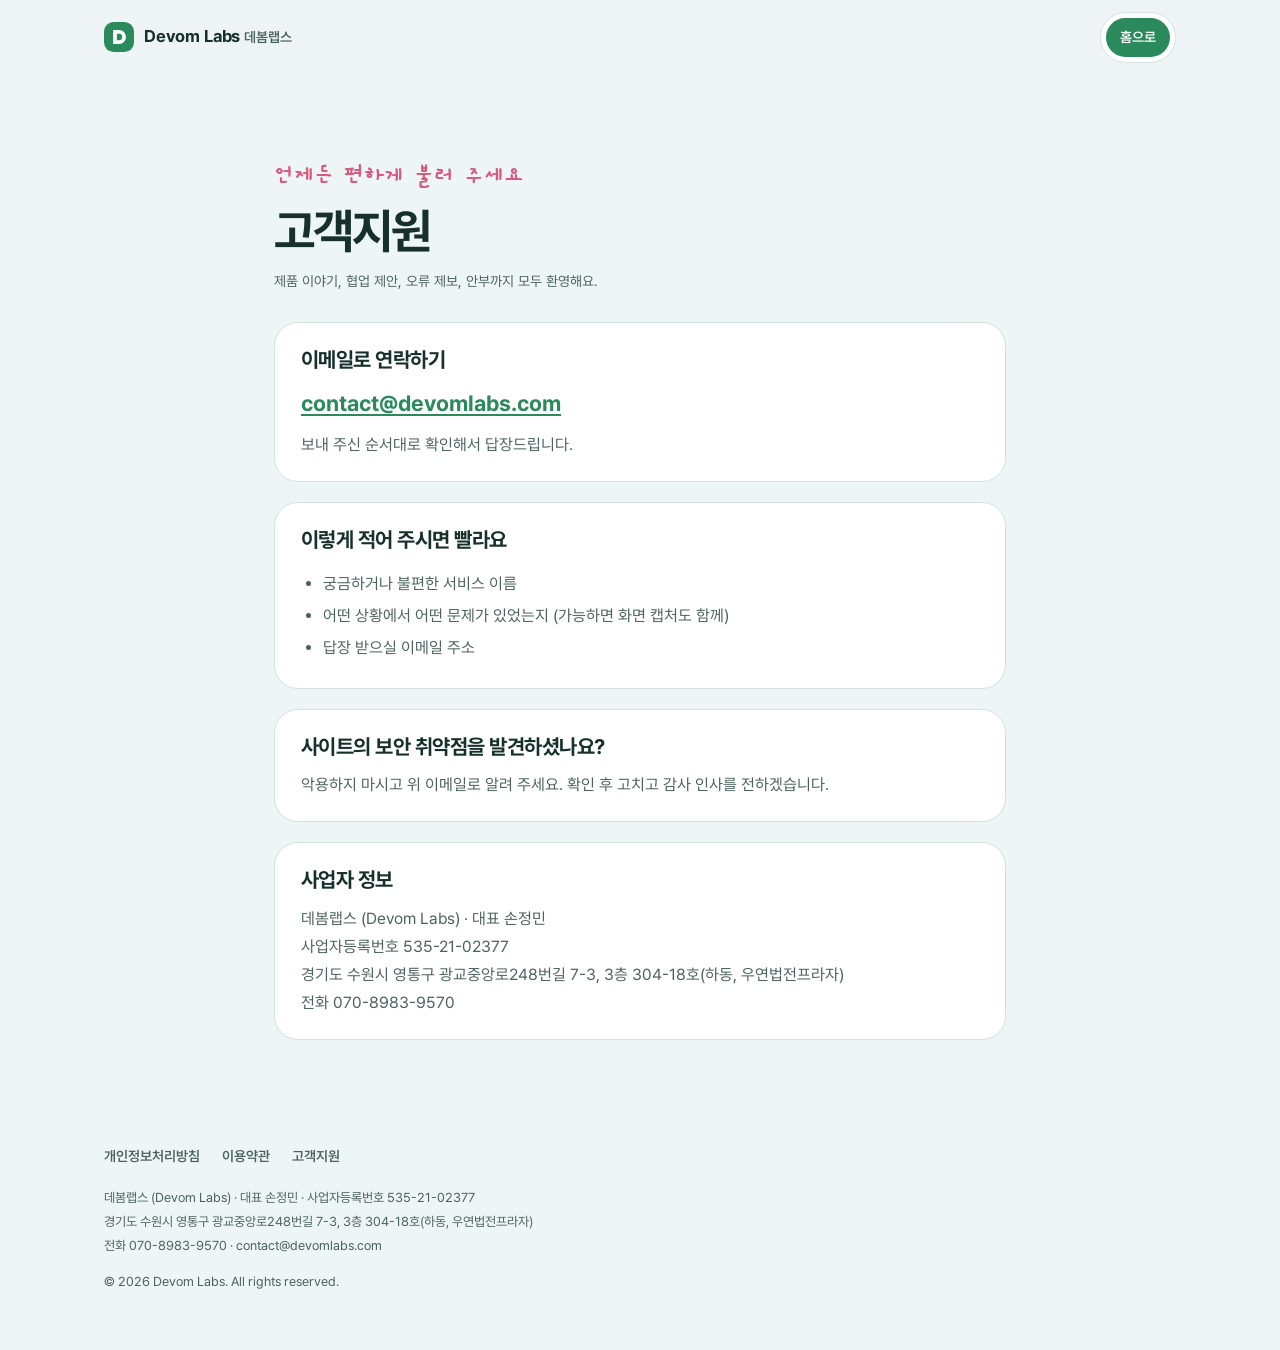
<file: support/index.html>
<!doctype html>
<html lang="ko">
<head>
<meta charset="utf-8">
<meta name="viewport" content="width=device-width, initial-scale=1, viewport-fit=cover">
<meta name="color-scheme" content="light dark">
<title>고객지원 | 데봄랩스</title>
<meta name="description" content="데봄랩스 문의 및 고객지원 안내">
<link rel="canonical" href="https://devomlabs.com/support/">
<link rel="icon" href="data:image/svg+xml,%3Csvg xmlns='http://www.w3.org/2000/svg' viewBox='0 0 28 28'%3E%3Crect width='28' height='28' rx='9' fill='%232a8a5b'/%3E%3Cpath fill='white' fill-rule='evenodd' d='M8.5 7.5h5.5a6.5 6.5 0 0 1 0 13H8.5zM12 11v6h2a3 3 0 0 0 0-6z'/%3E%3C/svg%3E">
<meta property="og:type" content="website">
<meta property="og:site_name" content="데봄랩스 (Devom Labs)">
<meta property="og:title" content="고객지원 | 데봄랩스">
<meta property="og:description" content="데봄랩스 문의 및 고객지원 안내">
<meta property="og:url" content="https://devomlabs.com/support/">
<link rel="stylesheet" href="/assets/style.css">
<script>
if ('scrollRestoration' in history) history.scrollRestoration = 'manual';
document.addEventListener('click', function (e) {
  var a = e.target.closest && e.target.closest('a[href^="#"]');
  if (!a) return;
  var el = document.querySelector(a.getAttribute('href'));
  if (!el) return;
  e.preventDefault();
  var reduce = window.matchMedia('(prefers-reduced-motion: reduce)').matches;
  el.scrollIntoView({ behavior: reduce ? 'auto' : 'smooth', block: 'start' });
  history.replaceState(null, '', a.getAttribute('href'));
});
</script>
</head>
<body>
<header class="top"><div class="wrap">
<a class="brand" href="/" aria-label="데봄랩스 홈"><svg class="brand-mark" viewBox="0 0 28 28" aria-hidden="true"><rect width="28" height="28" rx="9"/><path fill-rule="evenodd" d="M8.5 7.5h5.5a6.5 6.5 0 0 1 0 13H8.5zM12 11v6h2a3 3 0 0 0 0-6z"/></svg><span>Devom Labs <small>데봄랩스</small></span></a>
<nav class="pill-nav" aria-label="주요 메뉴"><a class="go" href="/">홈으로</a></nav>
</div></header>
<main class="doc">
<p class="eyebrow hand">언제든 편하게 불러 주세요</p>
<h1>고객지원</h1>
<p class="date">제품 이야기, 협업 제안, 오류 제보, 안부까지 모두 환영해요.</p>
<div class="box"><h2>이메일로 연락하기</h2>
<p style="margin:0 0 8px"><a href="mailto:contact@devomlabs.com" style="font-size:22px;font-weight:700">contact@devomlabs.com</a></p>
<p style="margin:0">보내 주신 순서대로 확인해서 답장드립니다.</p></div>
<div class="box"><h2>이렇게 적어 주시면 빨라요</h2>
<ul style="margin-bottom:0">
<li>궁금하거나 불편한 서비스 이름</li>
<li>어떤 상황에서 어떤 문제가 있었는지 (가능하면 화면 캡처도 함께)</li>
<li>답장 받으실 이메일 주소</li>
</ul></div>
<div class="box"><h2>사이트의 보안 취약점을 발견하셨나요?</h2>
<p style="margin:0">악용하지 마시고 위 이메일로 알려 주세요. 확인 후 고치고 감사 인사를 전하겠습니다.</p></div>
<div class="box"><h2>사업자 정보</h2>
<p style="margin:0">데봄랩스 (Devom Labs) · 대표 손정민<br>사업자등록번호 535-21-02377<br>경기도 수원시 영통구 광교중앙로248번길 7-3, 3층 304-18호(하동, 우연법전프라자)<br>전화 070-8983-9570</p></div>
</main>
<footer class="foot"><div class="wrap">
<div class="links"><a href="/privacy/">개인정보처리방침</a><a href="/terms/">이용약관</a><a href="/support/">고객지원</a></div>
<div>데봄랩스 (Devom Labs) · 대표 손정민 · 사업자등록번호 535-21-02377<br>
경기도 수원시 영통구 광교중앙로248번길 7-3, 3층 304-18호(하동, 우연법전프라자)<br>
전화 070-8983-9570 · <a href="mailto:contact@devomlabs.com">contact@devomlabs.com</a></div>
<div class="copy">© 2026 Devom Labs. All rights reserved.</div>
</div></footer>
</body>
</html>
</file>
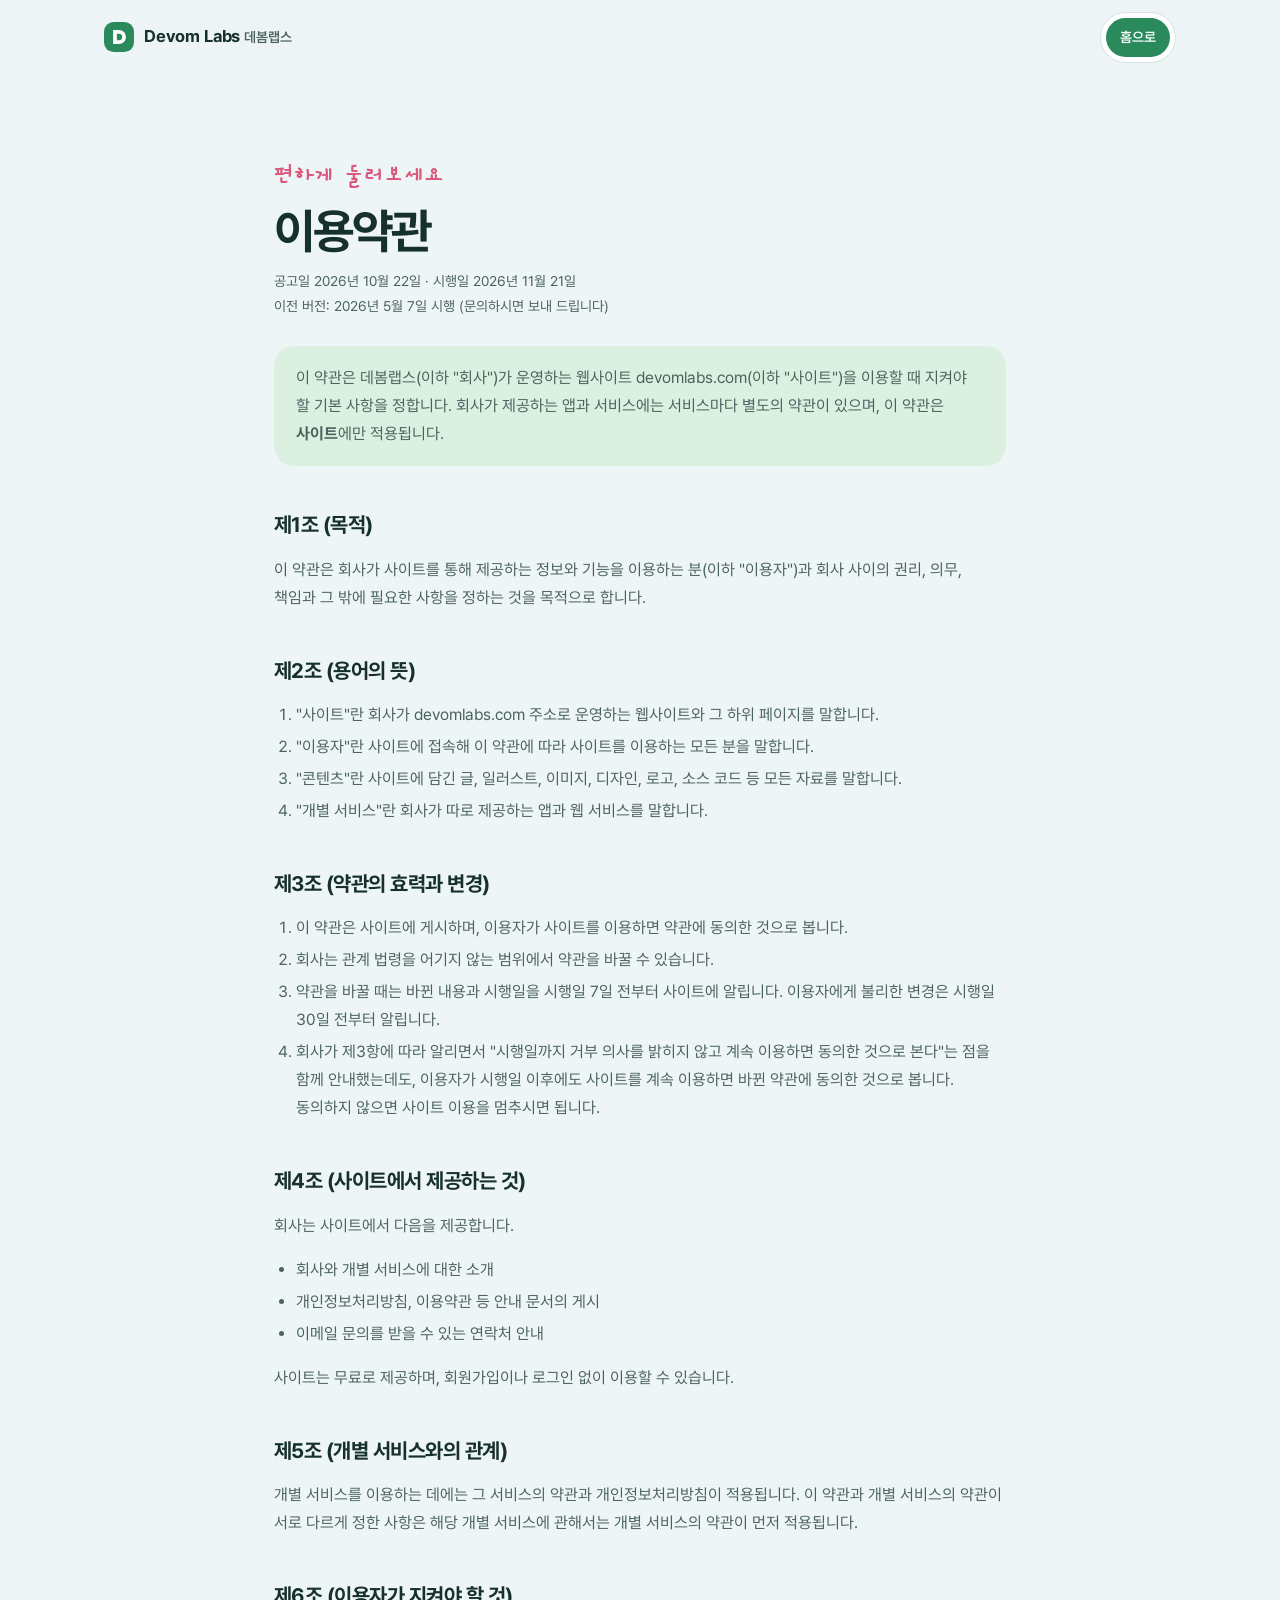
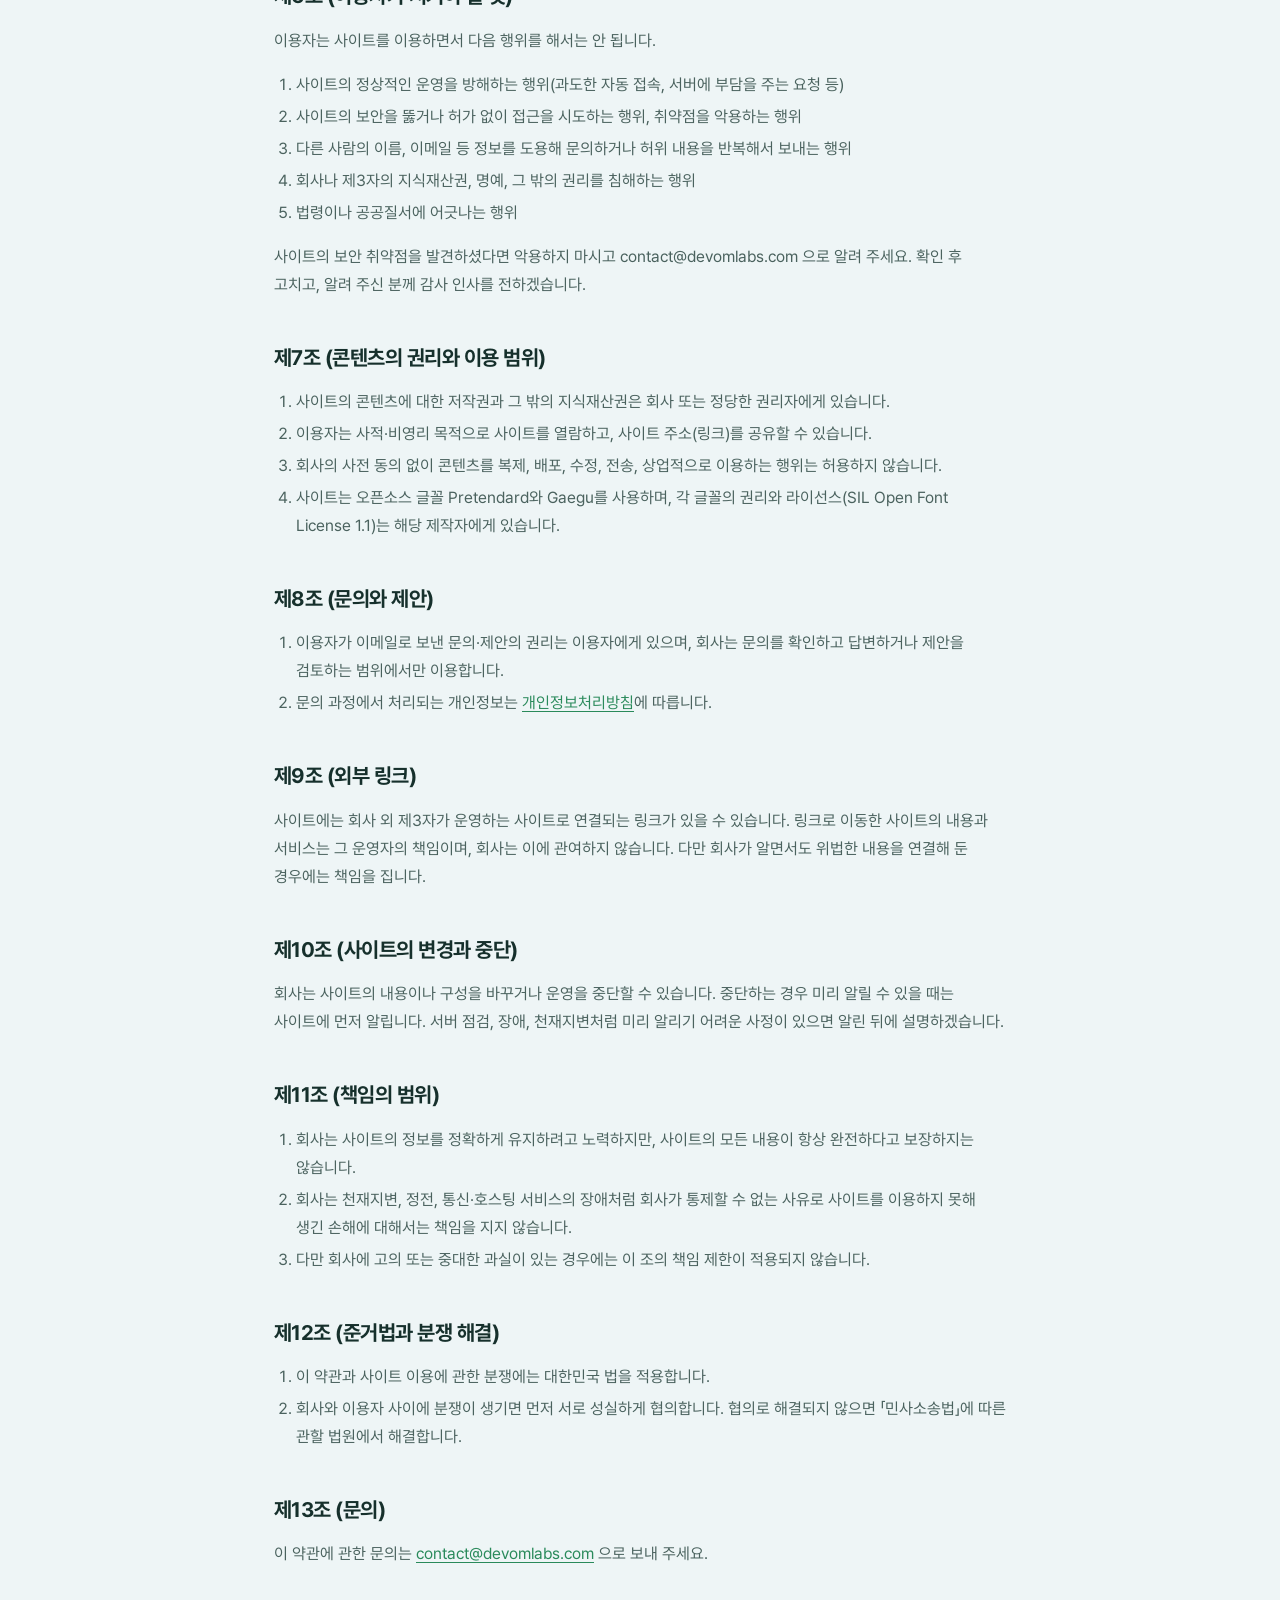
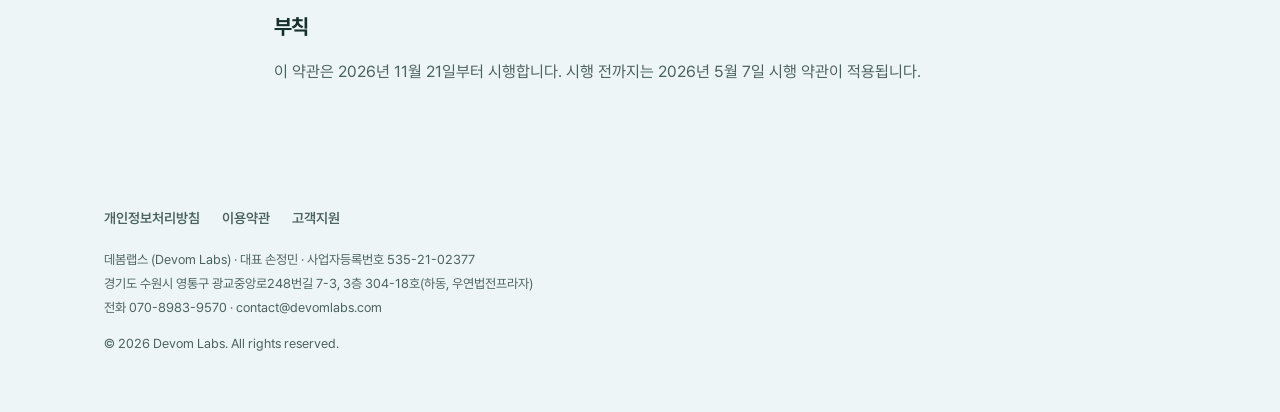
<file: terms/index.html>
<!doctype html>
<html lang="ko">
<head>
<meta charset="utf-8">
<meta name="viewport" content="width=device-width, initial-scale=1, viewport-fit=cover">
<meta name="color-scheme" content="light dark">
<title>이용약관 | 데봄랩스</title>
<meta name="description" content="데봄랩스 웹사이트 이용약관">
<link rel="canonical" href="https://devomlabs.com/terms/">
<link rel="icon" href="data:image/svg+xml,%3Csvg xmlns='http://www.w3.org/2000/svg' viewBox='0 0 28 28'%3E%3Crect width='28' height='28' rx='9' fill='%232a8a5b'/%3E%3Cpath fill='white' fill-rule='evenodd' d='M8.5 7.5h5.5a6.5 6.5 0 0 1 0 13H8.5zM12 11v6h2a3 3 0 0 0 0-6z'/%3E%3C/svg%3E">
<meta property="og:type" content="website">
<meta property="og:site_name" content="데봄랩스 (Devom Labs)">
<meta property="og:title" content="이용약관 | 데봄랩스">
<meta property="og:description" content="데봄랩스 웹사이트 이용약관">
<meta property="og:url" content="https://devomlabs.com/terms/">
<link rel="stylesheet" href="/assets/style.css">
<script>
if ('scrollRestoration' in history) history.scrollRestoration = 'manual';
document.addEventListener('click', function (e) {
  var a = e.target.closest && e.target.closest('a[href^="#"]');
  if (!a) return;
  var el = document.querySelector(a.getAttribute('href'));
  if (!el) return;
  e.preventDefault();
  var reduce = window.matchMedia('(prefers-reduced-motion: reduce)').matches;
  el.scrollIntoView({ behavior: reduce ? 'auto' : 'smooth', block: 'start' });
  history.replaceState(null, '', a.getAttribute('href'));
});
</script>
</head>
<body>
<header class="top"><div class="wrap">
<a class="brand" href="/" aria-label="데봄랩스 홈"><svg class="brand-mark" viewBox="0 0 28 28" aria-hidden="true"><rect width="28" height="28" rx="9"/><path fill-rule="evenodd" d="M8.5 7.5h5.5a6.5 6.5 0 0 1 0 13H8.5zM12 11v6h2a3 3 0 0 0 0-6z"/></svg><span>Devom Labs <small>데봄랩스</small></span></a>
<nav class="pill-nav" aria-label="주요 메뉴"><a class="go" href="/">홈으로</a></nav>
</div></header>
<main class="doc">
<p class="eyebrow hand">편하게 둘러보세요</p>
<h1>이용약관</h1>
<p class="date">공고일 2026년 10월 22일 · 시행일 2026년 11월 21일<br>이전 버전: 2026년 5월 7일 시행 (문의하시면 보내 드립니다)</p>
<div class="intro"><p>이 약관은 데봄랩스(이하 "회사")가 운영하는 웹사이트 devomlabs.com(이하 "사이트")을 이용할 때 지켜야 할 기본 사항을 정합니다. 회사가 제공하는 앱과 서비스에는 서비스마다 별도의 약관이 있으며, 이 약관은 <strong>사이트</strong>에만 적용됩니다.</p></div>

<h2>제1조 (목적)</h2>
<p>이 약관은 회사가 사이트를 통해 제공하는 정보와 기능을 이용하는 분(이하 "이용자")과 회사 사이의 권리, 의무, 책임과 그 밖에 필요한 사항을 정하는 것을 목적으로 합니다.</p>

<h2>제2조 (용어의 뜻)</h2>
<ol>
<li>"사이트"란 회사가 devomlabs.com 주소로 운영하는 웹사이트와 그 하위 페이지를 말합니다.</li>
<li>"이용자"란 사이트에 접속해 이 약관에 따라 사이트를 이용하는 모든 분을 말합니다.</li>
<li>"콘텐츠"란 사이트에 담긴 글, 일러스트, 이미지, 디자인, 로고, 소스 코드 등 모든 자료를 말합니다.</li>
<li>"개별 서비스"란 회사가 따로 제공하는 앱과 웹 서비스를 말합니다.</li>
</ol>

<h2>제3조 (약관의 효력과 변경)</h2>
<ol>
<li>이 약관은 사이트에 게시하며, 이용자가 사이트를 이용하면 약관에 동의한 것으로 봅니다.</li>
<li>회사는 관계 법령을 어기지 않는 범위에서 약관을 바꿀 수 있습니다.</li>
<li>약관을 바꿀 때는 바뀐 내용과 시행일을 시행일 7일 전부터 사이트에 알립니다. 이용자에게 불리한 변경은 시행일 30일 전부터 알립니다.</li>
<li>회사가 제3항에 따라 알리면서 "시행일까지 거부 의사를 밝히지 않고 계속 이용하면 동의한 것으로 본다"는 점을 함께 안내했는데도, 이용자가 시행일 이후에도 사이트를 계속 이용하면 바뀐 약관에 동의한 것으로 봅니다. 동의하지 않으면 사이트 이용을 멈추시면 됩니다.</li>
</ol>

<h2>제4조 (사이트에서 제공하는 것)</h2>
<p>회사는 사이트에서 다음을 제공합니다.</p>
<ul>
<li>회사와 개별 서비스에 대한 소개</li>
<li>개인정보처리방침, 이용약관 등 안내 문서의 게시</li>
<li>이메일 문의를 받을 수 있는 연락처 안내</li>
</ul>
<p>사이트는 무료로 제공하며, 회원가입이나 로그인 없이 이용할 수 있습니다.</p>

<h2>제5조 (개별 서비스와의 관계)</h2>
<p>개별 서비스를 이용하는 데에는 그 서비스의 약관과 개인정보처리방침이 적용됩니다. 이 약관과 개별 서비스의 약관이 서로 다르게 정한 사항은 해당 개별 서비스에 관해서는 개별 서비스의 약관이 먼저 적용됩니다.</p>

<h2>제6조 (이용자가 지켜야 할 것)</h2>
<p>이용자는 사이트를 이용하면서 다음 행위를 해서는 안 됩니다.</p>
<ol>
<li>사이트의 정상적인 운영을 방해하는 행위(과도한 자동 접속, 서버에 부담을 주는 요청 등)</li>
<li>사이트의 보안을 뚫거나 허가 없이 접근을 시도하는 행위, 취약점을 악용하는 행위</li>
<li>다른 사람의 이름, 이메일 등 정보를 도용해 문의하거나 허위 내용을 반복해서 보내는 행위</li>
<li>회사나 제3자의 지식재산권, 명예, 그 밖의 권리를 침해하는 행위</li>
<li>법령이나 공공질서에 어긋나는 행위</li>
</ol>
<p>사이트의 보안 취약점을 발견하셨다면 악용하지 마시고 contact@devomlabs.com 으로 알려 주세요. 확인 후 고치고, 알려 주신 분께 감사 인사를 전하겠습니다.</p>

<h2>제7조 (콘텐츠의 권리와 이용 범위)</h2>
<ol>
<li>사이트의 콘텐츠에 대한 저작권과 그 밖의 지식재산권은 회사 또는 정당한 권리자에게 있습니다.</li>
<li>이용자는 사적·비영리 목적으로 사이트를 열람하고, 사이트 주소(링크)를 공유할 수 있습니다.</li>
<li>회사의 사전 동의 없이 콘텐츠를 복제, 배포, 수정, 전송, 상업적으로 이용하는 행위는 허용하지 않습니다.</li>
<li>사이트는 오픈소스 글꼴 Pretendard와 Gaegu를 사용하며, 각 글꼴의 권리와 라이선스(SIL Open Font License 1.1)는 해당 제작자에게 있습니다.</li>
</ol>

<h2>제8조 (문의와 제안)</h2>
<ol>
<li>이용자가 이메일로 보낸 문의·제안의 권리는 이용자에게 있으며, 회사는 문의를 확인하고 답변하거나 제안을 검토하는 범위에서만 이용합니다.</li>
<li>문의 과정에서 처리되는 개인정보는 <a href="/privacy/">개인정보처리방침</a>에 따릅니다.</li>
</ol>

<h2>제9조 (외부 링크)</h2>
<p>사이트에는 회사 외 제3자가 운영하는 사이트로 연결되는 링크가 있을 수 있습니다. 링크로 이동한 사이트의 내용과 서비스는 그 운영자의 책임이며, 회사는 이에 관여하지 않습니다. 다만 회사가 알면서도 위법한 내용을 연결해 둔 경우에는 책임을 집니다.</p>

<h2>제10조 (사이트의 변경과 중단)</h2>
<p>회사는 사이트의 내용이나 구성을 바꾸거나 운영을 중단할 수 있습니다. 중단하는 경우 미리 알릴 수 있을 때는 사이트에 먼저 알립니다. 서버 점검, 장애, 천재지변처럼 미리 알리기 어려운 사정이 있으면 알린 뒤에 설명하겠습니다.</p>

<h2>제11조 (책임의 범위)</h2>
<ol>
<li>회사는 사이트의 정보를 정확하게 유지하려고 노력하지만, 사이트의 모든 내용이 항상 완전하다고 보장하지는 않습니다.</li>
<li>회사는 천재지변, 정전, 통신·호스팅 서비스의 장애처럼 회사가 통제할 수 없는 사유로 사이트를 이용하지 못해 생긴 손해에 대해서는 책임을 지지 않습니다.</li>
<li>다만 회사에 고의 또는 중대한 과실이 있는 경우에는 이 조의 책임 제한이 적용되지 않습니다.</li>
</ol>

<h2>제12조 (준거법과 분쟁 해결)</h2>
<ol>
<li>이 약관과 사이트 이용에 관한 분쟁에는 대한민국 법을 적용합니다.</li>
<li>회사와 이용자 사이에 분쟁이 생기면 먼저 서로 성실하게 협의합니다. 협의로 해결되지 않으면 「민사소송법」에 따른 관할 법원에서 해결합니다.</li>
</ol>

<h2>제13조 (문의)</h2>
<p>이 약관에 관한 문의는 <a href="mailto:contact@devomlabs.com">contact@devomlabs.com</a> 으로 보내 주세요.</p>

<h2>부칙</h2>
<p>이 약관은 2026년 11월 21일부터 시행합니다. 시행 전까지는 2026년 5월 7일 시행 약관이 적용됩니다.</p>
</main>
<footer class="foot"><div class="wrap">
<div class="links"><a href="/privacy/">개인정보처리방침</a><a href="/terms/">이용약관</a><a href="/support/">고객지원</a></div>
<div>데봄랩스 (Devom Labs) · 대표 손정민 · 사업자등록번호 535-21-02377<br>
경기도 수원시 영통구 광교중앙로248번길 7-3, 3층 304-18호(하동, 우연법전프라자)<br>
전화 070-8983-9570 · <a href="mailto:contact@devomlabs.com">contact@devomlabs.com</a></div>
<div class="copy">© 2026 Devom Labs. All rights reserved.</div>
</div></footer>
</body>
</html>
</file>
<file: assets/style.css>
@font-face { font-family: "Pretendard"; font-weight: 400; font-style: normal; font-display: swap; src: url("fonts/pretendard-400.woff2") format("woff2"); }
@font-face { font-family: "Pretendard"; font-weight: 600; font-style: normal; font-display: swap; src: url("fonts/pretendard-600.woff2") format("woff2"); }
@font-face { font-family: "Pretendard"; font-weight: 700; font-style: normal; font-display: swap; src: url("fonts/pretendard-700.woff2") format("woff2"); }
@font-face { font-family: "Gaegu"; font-weight: 700; font-style: normal; font-display: swap; src: url("fonts/gaegu-113-700-normal.woff2") format("woff2"); unicode-range: U+5e,U+25b2,U+25b6,U+314e,U+ac24,U+ace1,U+ace4,U+ae68,U+af2d,U+b0d0,U+b0e5,U+b150,U+b155,U+b193,U+b2c9,U+b2dd,U+b3c8,U+b3fc,U+b410,U+b458,U+b4dd,U+b5a0,U+b5a4,U+b5bb,U+b7b5,U+b838,U+b840,U+b86f,U+b8f9,U+b960,U+b9e5,U+bab8,U+bb50,U+bc1d,U+bc24-bc25,U+bca8,U+bcbd,U+bd04,U+bd10,U+bd24,U+be48,U+be5b,U+be68,U+c05c,U+c12c,U+c140,U+c15c,U+c168,U+c194,U+c219,U+c27d,U+c2a8,U+c2f1,U+c2f8,U+c368,U+c554-c555,U+c559,U+c564,U+c5d8,U+c5fc,U+c625,U+c65c,U+c6b1,U+c728,U+c794,U+c84c,U+c88c,U+c8e0,U+c8fd,U+c998,U+c9dd,U+cc0d,U+cc30,U+ceec,U+cf13,U+cf1c,U+cf5c,U+d050,U+d07c,U+d0a8,U+d134,U+d138,U+d154,U+d1f4,U+d2bc,U+d329,U+d32c,U+d3d0,U+d3f4,U+d3fc,U+d56b,U+d5cc,U+d600-d601,U+d639,U+d6c8,U+d754,U+d765; }
@font-face { font-family: "Gaegu"; font-weight: 700; font-style: normal; font-display: swap; src: url("fonts/gaegu-114-700-normal.woff2") format("woff2"); unicode-range: U+3c-3d,U+2026,U+24d2,U+314b,U+ac11,U+acf3,U+ad74,U+ad81,U+adf9,U+ae34,U+af43,U+afb8,U+b05d,U+b07c,U+b110,U+b118,U+b17c,U+b180,U+b18d,U+b192,U+b2cc,U+b355,U+b378,U+b4a4,U+b4ef,U+b78d,U+b799,U+b7a9,U+b7fd,U+b807,U+b80c,U+b839,U+b9b4,U+b9db,U+ba3c,U+bab0,U+bba4,U+bc94,U+be4c,U+c154,U+c1c4,U+c26c,U+c2ac,U+c2ed,U+c4f4,U+c55e,U+c561,U+c571,U+c5b5,U+c5c4,U+c654-c655,U+c695,U+c6e8,U+c6f9,U+c724,U+c751,U+c775,U+c7a0,U+c7c1,U+c874,U+c880,U+c9d5,U+c9f8,U+cabd,U+cc29,U+cc2c,U+cca8,U+ccab,U+ccd0,U+ce21,U+ce35,U+ce7c,U+ce90,U+cee8,U+cef4,U+cfe0,U+d070,U+d0b9,U+d0c1,U+d0c4,U+d0c8,U+d15c,U+d1a1,U+d2c0,U+d300,U+d314,U+d3ed,U+d478,U+d480,U+d48d,U+d508,U+d53d,U+d5e4,U+d611,U+d61c,U+d68d,U+d6a8,U+d798; }
@font-face { font-family: "Gaegu"; font-weight: 700; font-style: normal; font-display: swap; src: url("fonts/gaegu-115-700-normal.woff2") format("woff2"); unicode-range: U+23,U+25,U+5f,U+a9,U+ac08,U+ac78,U+aca8,U+acac,U+ace8,U+ad70,U+adc0,U+addc,U+b137,U+b140,U+b208,U+b290,U+b2f5,U+b3c5,U+b3cc,U+b420,U+b429,U+b529,U+b530,U+b77d,U+b79c,U+b7a8,U+b7c9,U+b7f0,U+b7fc,U+b828,U+b860,U+b9ad,U+b9c1,U+b9c9,U+b9dd-b9de,U+b9e8,U+ba38-ba39,U+babb,U+bc00,U+bc8c,U+bca0,U+bca4,U+bcd1,U+bcfc,U+bd09,U+bdf0,U+be60,U+c0ad,U+c0b4,U+c0bc,U+c190,U+c1fc,U+c220,U+c288,U+c2b9,U+c2f6,U+c528,U+c545,U+c558,U+c5bc,U+c5d4,U+c600,U+c644,U+c6c0,U+c6c3,U+c721,U+c798,U+c7a1,U+c811,U+c838,U+c871,U+c904,U+c990,U+c9dc,U+cc38,U+cc44,U+cca0,U+cd1d,U+cd95,U+cda9,U+ce5c,U+cf00,U+cf58,U+d150,U+d22c,U+d305,U+d328,U+d37c,U+d3f0,U+d551,U+d5a5,U+d5c8,U+d5d8,U+d63c,U+d64d,U+d669,U+d734,U+d76c; }
@font-face { font-family: "Gaegu"; font-weight: 700; font-style: normal; font-display: swap; src: url("fonts/gaegu-116-700-normal.woff2") format("woff2"); unicode-range: U+26,U+2b,U+3e,U+40,U+7e,U+ac01,U+ac19,U+ac1d,U+aca0,U+aca9,U+acb0,U+ad8c,U+ae09,U+ae38,U+ae40,U+aed8,U+b09c,U+b0a0,U+b108,U+b204,U+b298,U+b2d8,U+b2eb-b2ec,U+b2f4,U+b313,U+b358,U+b450,U+b4e0,U+b54c,U+b610,U+b780,U+b78c,U+b791,U+b8e8,U+b958,U+b974,U+b984,U+b9b0,U+b9bc-b9bd,U+b9ce,U+ba70,U+bbfc,U+bc0f,U+bc15,U+bc1b,U+bc31,U+bc95,U+bcc0,U+bcc4,U+bd81,U+bd88,U+c0c8,U+c11d,U+c13c,U+c158,U+c18d,U+c1a1,U+c21c,U+c4f0,U+c54a,U+c560,U+c5b8,U+c5c8,U+c5f4,U+c628,U+c62c,U+c678,U+c6cc,U+c808,U+c810,U+c885,U+c88b,U+c900,U+c988,U+c99d,U+c9c8,U+cc3d-cc3e,U+cc45,U+cd08,U+ce20,U+cee4,U+d074,U+d0a4,U+d0dd,U+d2b9,U+d3b8,U+d3c9,U+d488,U+d544,U+d559,U+d56d,U+d588,U+d615,U+d648,U+d655,U+d658,U+d65c; }
@font-face { font-family: "Gaegu"; font-weight: 700; font-style: normal; font-display: swap; src: url("fonts/gaegu-117-700-normal.woff2") format("woff2"); unicode-range: U+d,U+48,U+7c,U+ac10,U+ac15,U+ac74,U+ac80,U+ac83,U+acc4,U+ad11,U+ad50,U+ad6d,U+adfc,U+ae00,U+ae08,U+ae4c,U+b0a8,U+b124,U+b144,U+b178,U+b274,U+b2a5,U+b2e8,U+b2f9,U+b354,U+b370,U+b418,U+b41c,U+b4f1,U+b514,U+b798,U+b808,U+b824-b825,U+b8cc,U+b978,U+b9d0,U+b9e4,U+baa9,U+bb3c,U+bc18,U+bc1c,U+bc30,U+bc84,U+bcf5,U+bcf8,U+bd84,U+be0c,U+be14,U+c0b0,U+c0c9,U+c0dd,U+c124,U+c2dd,U+c2e4,U+c2ec,U+c54c,U+c57c-c57d,U+c591,U+c5c5-c5c6,U+c5ed,U+c608,U+c640,U+c6b8,U+c6d4,U+c784,U+c7ac,U+c800-c801,U+c9c1,U+c9d1,U+cc28,U+cc98,U+cc9c,U+ccad,U+cd5c,U+cd94,U+cd9c,U+cde8,U+ce68,U+cf54,U+d0dc,U+d14c,U+d1a0,U+d1b5,U+d2f0,U+d30c,U+d310,U+d398,U+d45c,U+d50c,U+d53c,U+d560,U+d568,U+d589,U+d604,U+d6c4,U+d788; }
@font-face { font-family: "Gaegu"; font-weight: 700; font-style: normal; font-display: swap; src: url("fonts/gaegu-118-700-normal.woff2") format("woff2"); unicode-range: U+39,U+49,U+4d-4e,U+a0,U+ac04,U+ac1c,U+ac70,U+ac8c,U+acbd,U+acf5,U+acfc,U+ad00,U+ad6c,U+adf8,U+b098,U+b0b4,U+b294,U+b2c8,U+b300,U+b3c4,U+b3d9,U+b4dc,U+b4e4,U+b77c,U+b7ec,U+b85d,U+b97c,U+b9c8,U+b9cc,U+ba54,U+ba74,U+ba85,U+baa8,U+bb34,U+bb38,U+bbf8,U+bc14,U+bc29,U+bc88,U+bcf4,U+bd80,U+be44,U+c0c1,U+c11c,U+c120,U+c131,U+c138,U+c18c,U+c218,U+c2b5,U+c2e0,U+c544,U+c548,U+c5b4,U+c5d0,U+c5ec,U+c5f0,U+c601,U+c624,U+c694,U+c6a9,U+c6b0,U+c6b4,U+c6d0,U+c704,U+c720,U+c73c,U+c740,U+c744,U+c74c,U+c758,U+c77c,U+c785,U+c788,U+c790-c791,U+c7a5,U+c804,U+c815,U+c81c,U+c870,U+c8fc,U+c911,U+c9c4,U+ccb4,U+ce58,U+ce74,U+d06c,U+d0c0,U+d130,U+d2b8,U+d3ec,U+d504,U+d55c,U+d569,U+d574,U+d638,U+d654,U+d68c; }
@font-face { font-family: "Gaegu"; font-weight: 700; font-style: normal; font-display: swap; src: url("fonts/gaegu-119-700-normal.woff2") format("woff2"); unicode-range: U+20-22,U+27-2a,U+2c-38,U+3a-3b,U+3f,U+41-47,U+4a-4c,U+4f-5d,U+61-7b,U+7d,U+a1,U+ab,U+ae,U+b7,U+bb,U+bf,U+2013-2014,U+201c-201d,U+2122,U+ac00,U+ace0,U+ae30,U+b2e4,U+b85c,U+b9ac,U+c0ac,U+c2a4,U+c2dc,U+c774,U+c778,U+c9c0,U+d558; }

:root {
  --bg: #eef5f6;
  --surface: #ffffff;
  --text: #16302c;
  --text-2: #4a625e;
  --line: #d3e2e1;
  --accent: #2a8a5b;
  --accent-ink: #ffffff;
  --mint: #dcf0e2;
  --pink: #fde3ea;
  --hl: #ffd0dd;
  --butter: #fff0bd;
  --note: #d9587c;
  /* illustration palette */
  --ink: #16302c;
  --sky-1: #cfe8f3; --sky-2: #eaf6f2; --apt-sky: #d9eef6;
  --sun: #ffd66b; --cloud: #ffffff;
  --hill-1: #8fcb7b; --hill-2: #b3de95; --hill-3: #cfe9b8;
  --leaf-1: #7cc36e; --leaf-2: #4fa86a;
  --blossom: #f6b8c9; --blossom-edge: #e48da8;
  --wall: #ffffff; --bld-2: #e9f4f8; --roof: #e7879f; --door: #8ec9e8; --glass: #cbeaf7;
  --wood: #e2b77f; --branch: #7a5a48; --screen: #17302c; --screen-text: #9ff0b5;
  --card-a: #dcf0e2; --card-b: #fde3ea; --card-c: #fff0bd;
  --maxw: 1120px; --gutter: 24px;
}
@media (prefers-color-scheme: dark) {
  :root {
    --bg: #0d1b1e; --surface: #14282b; --text: #e6f2ee; --text-2: #9fb8b2; --line: #24393c;
    --accent: #7fd6a2; --accent-ink: #0d1b1e;
    --mint: #17332a; --pink: #3a2330; --hl: #6b2f48; --butter: #382f16; --note: #ff9db9;
    --ink: #071012;
    --sky-1: #0f2233; --sky-2: #1c3a4a; --apt-sky: #12293a;
    --sun: #ffe9a3; --cloud: #2c4757;
    --hill-1: #2f6a4c; --hill-2: #265a42; --hill-3: #1d4a38;
    --leaf-1: #6cd08a; --leaf-2: #3e9a64;
    --blossom: #f2a3bb; --blossom-edge: #c9708c;
    --wall: #2a4048; --bld-2: #33505a; --roof: #b0546c; --door: #3c6e8c; --glass: #26424f;
    --wood: #8a6a45; --branch: #5a4034; --screen: #0a1719; --screen-text: #8be6a8;
    --card-a: #17332a; --card-b: #3a2330; --card-c: #382f16;
  }
}

* { box-sizing: border-box; }
html { -webkit-text-size-adjust: 100%; }
body {
  margin: 0; background: var(--bg); color: var(--text);
  font-family: "Pretendard", -apple-system, BlinkMacSystemFont, "Apple SD Gothic Neo", "Noto Sans KR", "Segoe UI", sans-serif;
  font-size: 16px; line-height: 1.75; word-break: keep-all; overflow-wrap: break-word;
}
a { color: inherit; text-decoration: none; }
:focus-visible { outline: 2px solid var(--accent); outline-offset: 3px; border-radius: 6px; }
.wrap { width: 100%; max-width: var(--maxw); margin-inline: auto; padding-inline: var(--gutter); }
.hand { font-family: "Gaegu", "Pretendard", cursive; font-weight: 700; letter-spacing: 0; }
.illo { display: block; }

/* header */
.top { position: sticky; top: 0; z-index: 20; padding-block: 12px; background: color-mix(in srgb, var(--bg) 82%, transparent); backdrop-filter: blur(12px); -webkit-backdrop-filter: blur(12px); }
.top .wrap { display: flex; align-items: center; justify-content: space-between; gap: 16px; }
.brand { display: flex; align-items: center; gap: 10px; font-weight: 800; font-size: 17px; letter-spacing: -0.01em; }
.brand-mark { width: 30px; height: 30px; flex: none; }
.brand-mark rect { fill: var(--accent); } .brand-mark path { fill: var(--accent-ink); }
.brand small { font-weight: 600; color: var(--text-2); font-size: 14px; }
.pill-nav { display: flex; align-items: center; gap: 2px; padding: 5px; background: var(--surface); border: 1px solid var(--line); border-radius: 999px; font-size: 14px; font-weight: 600; }
.pill-nav a { padding: 7px 14px; border-radius: 999px; color: var(--text-2); }
.pill-nav a:hover { color: var(--text); background: var(--mint); }
.pill-nav .go { background: var(--accent); color: var(--accent-ink); }
.pill-nav .go:hover { background: var(--accent); color: var(--accent-ink); filter: brightness(1.08); }

/* hero */
.hero { padding-top: clamp(40px, 7vw, 88px); }
.hello { display: inline-block; margin: 0 0 14px; font-size: clamp(26px, 3.8vw, 34px); color: var(--note); transform: rotate(-2deg); transform-origin: left; }
h1 { margin: 0 0 22px; font-size: clamp(40px, 7.6vw, 82px); line-height: 1.1; letter-spacing: -0.045em; font-weight: 800; text-wrap: balance; }
h1 mark { background: linear-gradient(transparent 52%, var(--hl) 52%, var(--hl) 92%, transparent 92%); color: inherit; padding-inline: 2px; }
.sub { max-width: 34em; margin: 0; font-size: clamp(17px, 2.1vw, 20px); color: var(--text-2); }
.cta-row { margin-top: 32px; display: flex; flex-wrap: wrap; gap: 12px; }
.btn { display: inline-flex; align-items: center; justify-content: center; gap: 8px; min-height: 48px; padding: 0 24px; border-radius: 999px; font-weight: 700; font-size: 15px; transition: transform .15s ease; }
.btn:hover { transform: translateY(-2px); }
.btn-main { background: var(--accent); color: var(--accent-ink); }
.btn-soft { background: var(--surface); border: 1px solid var(--line); }
.hero-scene { margin-top: clamp(32px, 6vw, 64px); }
.hero-illo { width: 100%; height: clamp(310px, 43vw, 520px); }
.hero-scene-in { border-radius: clamp(24px, 4vw, 44px) clamp(24px, 4vw, 44px) 0 0; overflow: hidden; }

/* sections */
section.s { padding-block: clamp(64px, 9vw, 120px); }
.kicker { margin: 0 0 6px; font-size: clamp(26px, 3.6vw, 32px); color: var(--note); }
h2 { margin: 0 0 16px; font-size: clamp(30px, 4.6vw, 48px); line-height: 1.18; letter-spacing: -0.04em; font-weight: 800; text-wrap: balance; }
.lead { max-width: 36em; color: var(--text-2); font-size: 18px; margin: 0; }

/* name equation */
.name-sec { background: var(--surface); border-block: 1px solid var(--line); }
.eq { display: flex; flex-wrap: wrap; align-items: center; gap: 12px 16px; margin: 28px 0 32px; }
.chip { display: inline-flex; flex-direction: column; align-items: center; justify-content: center; min-width: 108px; padding: 14px 24px 12px; border-radius: 28px; font-size: clamp(30px, 5vw, 46px); font-weight: 800; letter-spacing: -0.04em; line-height: 1.1; }
.chip small { font-size: 13px; font-weight: 600; letter-spacing: 0; color: var(--text-2); margin-top: 6px; }
.chip.dev { background: var(--mint); font-family: ui-monospace, SFMono-Regular, Menlo, Consolas, monospace; letter-spacing: -0.02em; }
.chip.bom { background: var(--pink); }
.chip.out { background: var(--text); color: var(--bg); } .chip.out small { color: color-mix(in srgb, var(--bg) 70%, transparent); }
.op { font-size: 30px; font-weight: 700; color: var(--text-2); }
.name-story { max-width: 36em; font-size: 18px; margin: 0; }

/* likes */
.likes { display: grid; grid-template-columns: repeat(3, 1fr); gap: 20px; margin-top: 40px; }
.like { background: var(--surface); border: 1px solid var(--line); border-radius: 28px; padding: 14px 14px 26px; transition: transform .2s ease; }
.like:hover { transform: translateY(-4px) rotate(-.4deg); }
.like .ic { width: 100%; height: auto; border-radius: 20px; }
.like h3 { margin: 20px 12px 6px; font-size: 21px; letter-spacing: -0.03em; }
.like p { margin: 0 12px; color: var(--text-2); font-size: 15.5px; }

/* product */
.product { display: grid; grid-template-columns: 1.05fr 1fr; gap: clamp(24px, 5vw, 56px); align-items: center; background: var(--butter); border-radius: 40px; padding: clamp(20px, 4vw, 40px); }
.product .apt-illo { width: 100%; height: auto; border-radius: 28px; }
.product .tagline { font-size: clamp(26px, 3.6vw, 34px); color: var(--note); margin: 0 0 4px; transform: rotate(-1.5deg); transform-origin: left; display: inline-block; }
.product h3 { margin: 0 0 12px; font-size: clamp(30px, 4.4vw, 44px); line-height: 1.15; letter-spacing: -0.04em; font-weight: 800; }
.product p { margin: 0 0 24px; font-size: 17px; }
.app-row { display: flex; align-items: center; gap: 14px; flex-wrap: wrap; }
.app-row img { width: 56px; height: 56px; border-radius: 16px; }

/* growth */
.grow-wrap { margin-top: 48px; display: grid; grid-template-columns: repeat(3, 1fr); gap: 0; position: relative; }
.grow-wrap::before { content: ""; position: absolute; left: 6%; right: 6%; top: 138px; border-top: 3px dashed var(--line); z-index: 0; }
.stage { position: relative; z-index: 1; text-align: center; padding-inline: 10px; }
.stage .grow { width: min(180px, 100%); height: auto; margin-inline: auto; }
.stage .no { display: inline-block; margin-top: 8px; font-size: 30px; color: var(--note); }
.stage h3 { margin: 0 0 6px; font-size: 21px; letter-spacing: -0.03em; }
.stage p { margin: 0 auto; max-width: 18em; color: var(--text-2); font-size: 15.5px; }

/* contact */
.contact { background: var(--pink); border-radius: 44px; padding: clamp(32px, 6vw, 72px); text-align: center; }
.contact h2 { margin-bottom: 10px; }
.contact p.lead { margin: 0 auto 28px; }
.mail { display: inline-block; font-size: clamp(22px, 4.6vw, 44px); font-weight: 800; letter-spacing: -0.03em; padding: 14px 30px; border-radius: 999px; background: var(--surface); border: 2px solid var(--text); overflow-wrap: anywhere; transition: transform .15s ease; }
.mail:hover { transform: translateY(-3px) rotate(-.6deg); }

/* footer */
.foot { padding-block: 56px 56px; font-size: 13px; color: var(--text-2); line-height: 1.85; }
.foot .links { display: flex; flex-wrap: wrap; gap: 6px 22px; margin-bottom: 16px; font-size: 14px; font-weight: 600; }
.foot a:hover { color: var(--text); text-decoration: underline; }
.foot .copy { margin-top: 12px; }

/* legal pages */
.doc { max-width: 780px; margin-inline: auto; padding: clamp(40px, 7vw, 80px) var(--gutter) 48px; }
.doc .eyebrow { margin: 0 0 8px; font-size: 24px; color: var(--note); }
.doc h1 { font-size: clamp(32px, 5.4vw, 48px); margin-bottom: 12px; }
.doc .date { color: var(--text-2); font-size: 14px; margin: 0 0 28px; }
.doc .intro { background: var(--mint); border-radius: 20px; padding: 18px 22px; margin: 0 0 12px; color: var(--text); }
.doc .intro p { margin: 0; }
.doc h2 { font-size: 21px; letter-spacing: -0.025em; margin: 44px 0 10px; line-height: 1.4; }
.doc h3 { font-size: 17px; margin: 24px 0 6px; }
.doc p, .doc li { color: var(--text-2); }
.doc li { margin-bottom: 4px; }
.doc ul, .doc ol { padding-left: 22px; }
.doc a { color: var(--accent); text-decoration: underline; text-underline-offset: 3px; }
.doc table { width: 100%; border-collapse: collapse; margin: 12px 0; font-size: 14.5px; }
.doc th, .doc td { text-align: left; vertical-align: top; padding: 12px 14px; border-bottom: 1px solid var(--line); color: var(--text-2); }
.doc th { color: var(--text); font-weight: 700; background: var(--mint); }
.doc .tablewrap { overflow-x: auto; border: 1px solid var(--line); border-radius: 16px; background: var(--surface); }
.doc .tablewrap table { margin: 0; min-width: 560px; }
.doc .box { background: var(--surface); border: 1px solid var(--line); border-radius: 24px; padding: 22px 26px; margin-top: 20px; }
.doc .box h2 { margin-top: 0; }
.todo { background: var(--butter); border-bottom: 2px dotted var(--note); padding: 0 3px; border-radius: 3px; color: var(--text); }

@media (max-width: 860px) {
  .product { grid-template-columns: 1fr; border-radius: 32px; }
  .likes { grid-template-columns: 1fr; }
  .like { display: grid; grid-template-columns: 150px 1fr; gap: 0 12px; align-items: center; padding: 12px; }
  .like h3, .like p { margin-left: 4px; margin-right: 4px; }
  .like h3 { align-self: end; margin-top: 0; }
  .like p { align-self: start; grid-column: 2; }
  .like .ic { grid-row: 1 / span 2; }
  .grow-wrap { grid-template-columns: 1fr; gap: 28px; }
  .grow-wrap::before { display: none; }
  .stage { display: grid; grid-template-columns: 120px 1fr; text-align: left; align-items: center; gap: 0 16px; padding: 0; }
  .stage .grow { grid-row: 1 / span 3; width: 120px; }
  .stage p { margin: 0; }
  .stage .no { margin: 0; }
}
@media (max-width: 560px) {
  :root { --gutter: 20px; }
  .hero-illo { height: 250px; }
  .hero-illo .note text { font-size: 33px; }
  .eq { gap: 8px; flex-wrap: nowrap; justify-content: space-between; }
  .chip { min-width: 0; padding: 12px 12px 10px; font-size: 28px; border-radius: 22px; flex: 1 1 0; }
  .chip small { font-size: 10.5px; text-align: center; line-height: 1.3; }
  .op { font-size: 22px; }
  .contact { padding: 36px 20px; }
  .mail { font-size: clamp(17px, 5.3vw, 28px); padding: 12px 16px; }
  .pill-nav a:not(.go) { display: none; }
  .brand small { display: none; }
  .like { grid-template-columns: 112px 1fr; }
  .contact { border-radius: 32px; }
}
@media (prefers-reduced-motion: reduce) { .btn, .like, .mail { transition: none; } .like:hover, .btn:hover, .mail:hover { transform: none; } }
</file>
